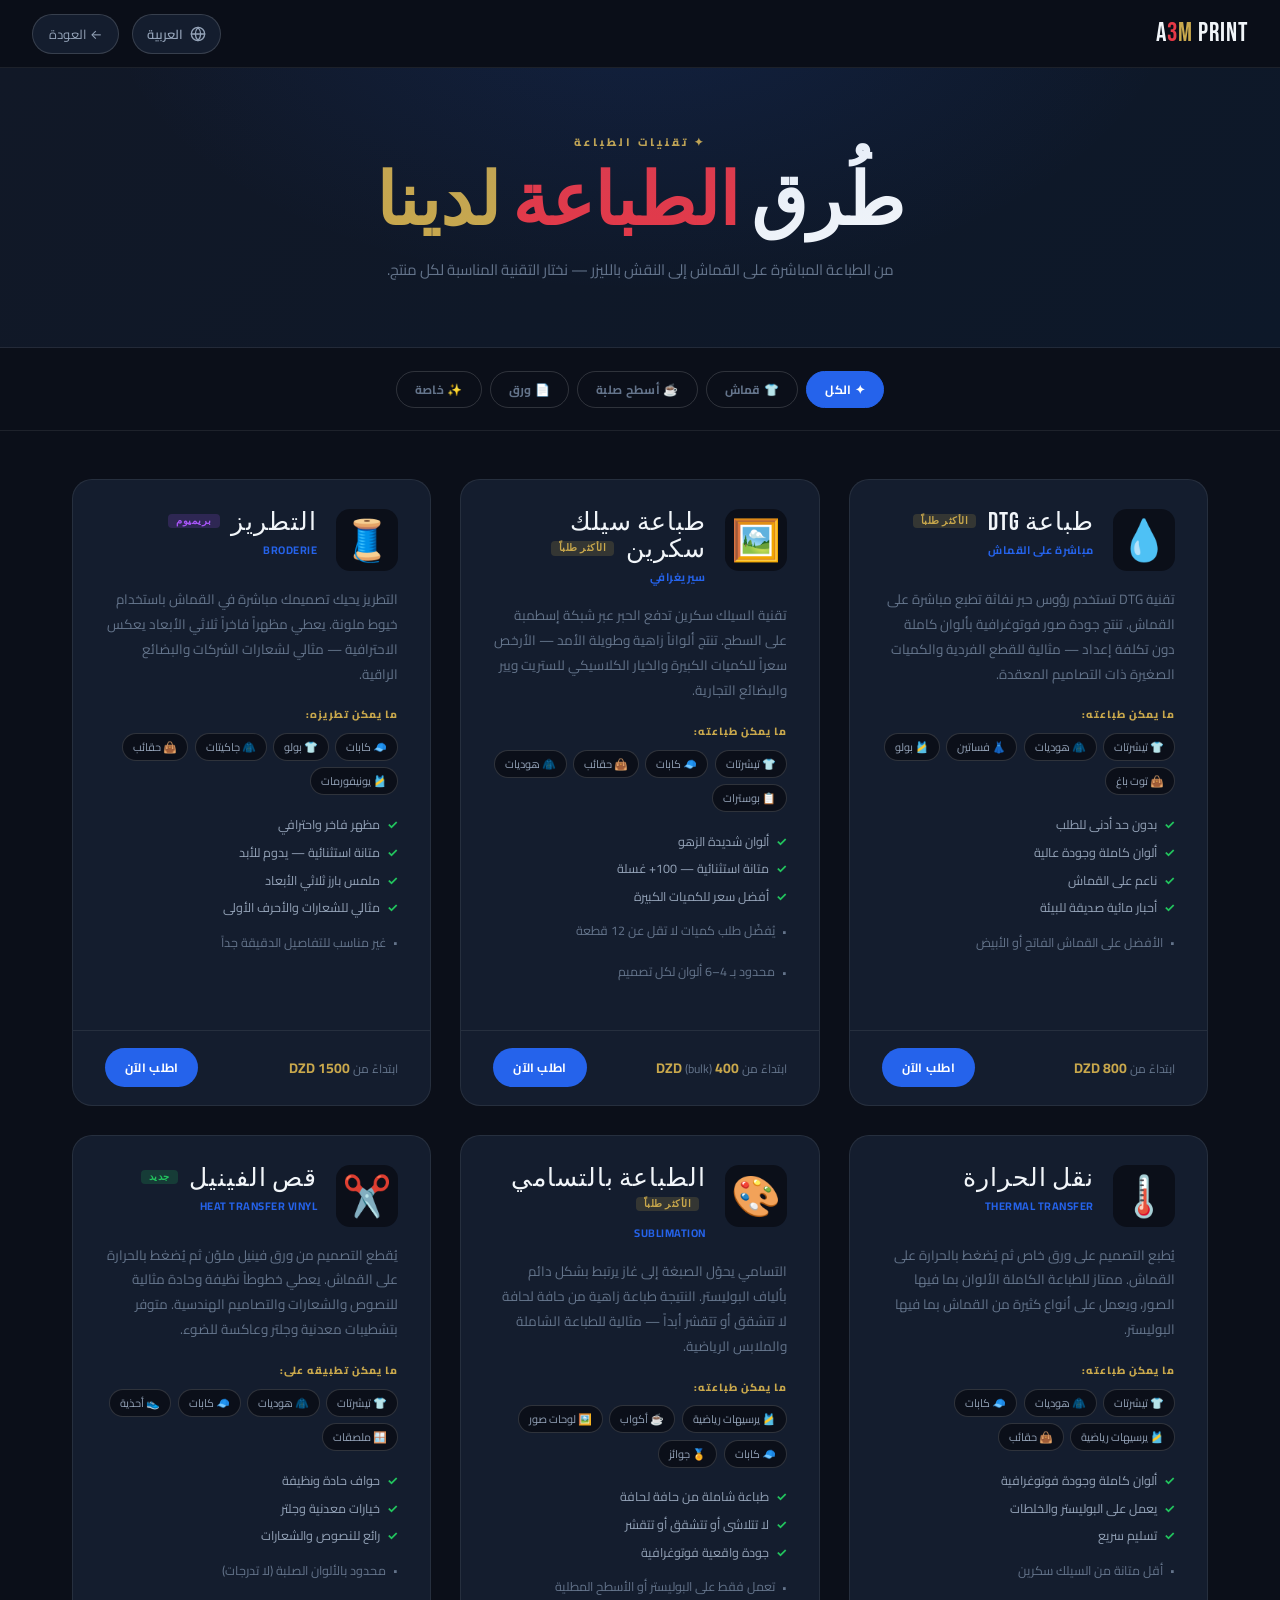
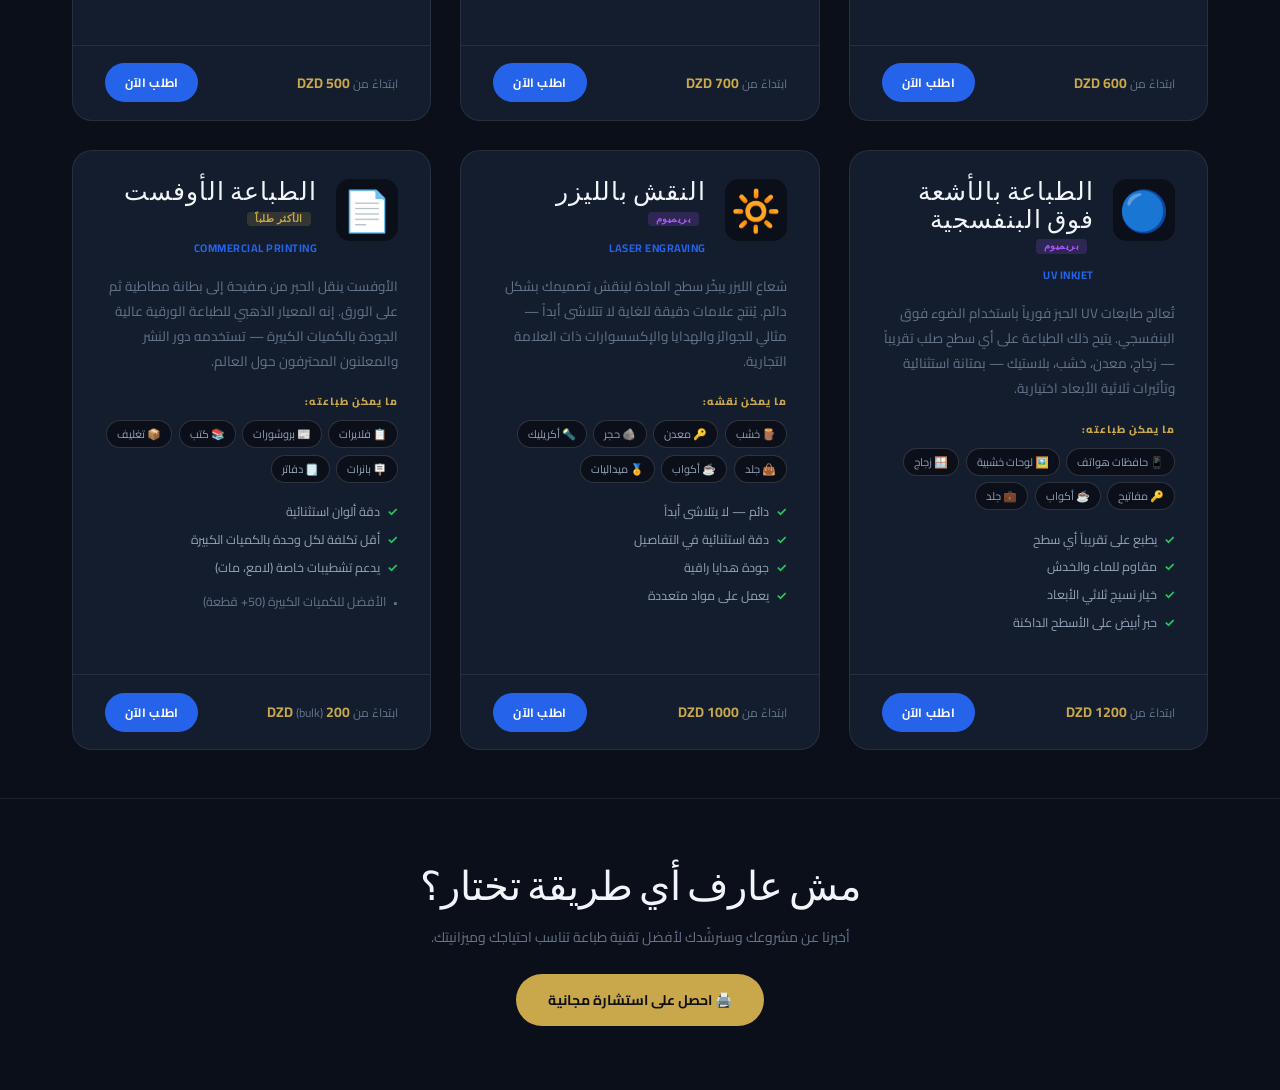
<file: a3m (11)/pages/print-types.html>
<!DOCTYPE html>
<html lang="ar" dir="rtl">
<head>
  <meta charset="UTF-8"/>
  <meta name="viewport" content="width=device-width, initial-scale=1.0"/>
  <title>أنواع الطباعة — A3M Print</title>
  <link rel="preconnect" href="https://fonts.googleapis.com"/>
  <link href="https://fonts.googleapis.com/css2?family=Bebas+Neue&family=Cairo:wght@400;600;700;900&family=Inter:wght@400;500;600;700&display=swap" rel="stylesheet"/>
  <style>
    :root {
      --bg:#0b0f19; --bg2:#111827; --card:#141d2e;
      --accent:#2563eb; --gold:#c9a84c; --red:#e63946;
      --txt:#f1f5f9; --txt2:#94a3b8; --txt3:#64748b;
      --border:rgba(255,255,255,.08); --border2:rgba(255,255,255,.15);
    }
    *{box-sizing:border-box;margin:0;padding:0;}
    body{font-family:'Cairo','Inter',sans-serif;background:var(--bg);color:var(--txt);min-height:100vh;}

    /* NAV */
    .nav{display:flex;align-items:center;justify-content:space-between;padding:.85rem 2rem;border-bottom:1px solid var(--border);background:rgba(11,15,25,.97);backdrop-filter:blur(14px);position:sticky;top:0;z-index:200;}
    .nav-logo{font-family:'Bebas Neue',sans-serif;font-size:1.6rem;color:var(--txt);text-decoration:none;letter-spacing:1px;}
    .nav-logo .r{color:var(--red);} .nav-logo .g{color:var(--gold);}
    .nav-right{display:flex;align-items:center;gap:.8rem;}
    .back-btn{background:var(--card);border:1px solid var(--border2);color:var(--txt2);padding:7px 16px;border-radius:30px;font-size:13px;cursor:pointer;font-family:inherit;transition:.2s;text-decoration:none;display:inline-flex;align-items:center;gap:.35rem;}
    .back-btn:hover{border-color:var(--accent);color:var(--txt);}

    /* Globe lang button */
    .lang-globe-wrap{position:relative;}
    .lang-globe-btn{
      display:flex;align-items:center;gap:.45rem;
      background:var(--card);border:1px solid var(--border2);
      color:var(--txt2);padding:7px 14px;border-radius:30px;
      font-size:13px;font-weight:600;cursor:pointer;font-family:inherit;
      transition:.2s;white-space:nowrap;
    }
    .lang-globe-btn:hover{border-color:var(--accent);color:var(--txt);}
    .lang-globe-btn svg{flex-shrink:0;}
    .lang-dropdown{
      position:absolute;top:calc(100% + 8px);left:50%;transform:translateX(-50%);
      background:var(--bg2);border:1px solid var(--border2);border-radius:14px;
      padding:.5rem;min-width:150px;box-shadow:0 16px 40px rgba(0,0,0,.5);
      display:none;z-index:300;
    }
    [dir="ltr"] .lang-dropdown{left:auto;right:0;transform:none;}
    .lang-dropdown.open{display:block;}
    .lang-opt{display:flex;align-items:center;gap:.6rem;padding:.6rem .9rem;border-radius:9px;cursor:pointer;font-size:13px;font-weight:600;transition:.15s;}
    .lang-opt:hover{background:rgba(255,255,255,.06);}
    .lang-opt.active{color:var(--gold);}
    .lang-opt .flag{font-size:1.1rem;}

    /* HERO */
    .page-hero{padding:4rem 2rem;text-align:center;background:linear-gradient(135deg,var(--bg2),#0d1829);border-bottom:1px solid var(--border);position:relative;overflow:hidden;}
    .page-hero::before{content:'';position:absolute;inset:0;background:radial-gradient(ellipse at 50% -30%,rgba(37,99,235,.13) 0%,transparent 60%);pointer-events:none;}
    .hero-label{font-size:11px;font-weight:800;letter-spacing:3px;color:var(--gold);text-transform:uppercase;margin-bottom:1rem;}
    .hero-title{font-family:'Bebas Neue',sans-serif;font-size:clamp(2.4rem,6vw,4.5rem);line-height:1;margin-bottom:1rem;}
    .hero-title .r{color:var(--red);} .hero-title .g{color:var(--gold);}
    .hero-sub{color:var(--txt3);font-size:15px;max-width:560px;margin:0 auto;line-height:1.8;}

    /* FILTER */
    .filter-bar{display:flex;gap:.5rem;flex-wrap:wrap;justify-content:center;padding:1.4rem 1rem;border-bottom:1px solid var(--border);position:sticky;top:65px;background:var(--bg);z-index:50;}
    .filter-btn{padding:6px 18px;border-radius:30px;border:1px solid var(--border2);background:transparent;color:var(--txt3);font-size:12px;font-weight:700;cursor:pointer;font-family:inherit;transition:.2s;letter-spacing:.3px;}
    .filter-btn.active,.filter-btn:hover{background:var(--accent);border-color:var(--accent);color:#fff;}

    /* GRID */
    .types-grid{display:grid;grid-template-columns:repeat(auto-fill,minmax(340px,1fr));gap:1.8rem;max-width:1200px;margin:3rem auto;padding:0 2rem;}

    /* CARD */
    .type-card{background:var(--card);border:1px solid var(--border);border-radius:20px;overflow:hidden;transition:transform .25s,border-color .25s,box-shadow .25s;display:flex;flex-direction:column;}
    .type-card:hover{transform:translateY(-6px);border-color:var(--accent);box-shadow:0 20px 50px rgba(0,0,0,.4);}
    .card-top{padding:1.8rem 2rem 1rem;display:flex;align-items:flex-start;gap:1.2rem;}
    .card-icon{font-size:2.5rem;flex-shrink:0;width:62px;height:62px;background:var(--bg);border-radius:14px;display:flex;align-items:center;justify-content:center;}
    .card-title{font-family:'Bebas Neue',sans-serif;font-size:1.55rem;letter-spacing:1px;color:var(--txt);margin-bottom:.25rem;line-height:1.1;}
    .card-subtitle{font-size:11px;font-weight:700;color:var(--accent);letter-spacing:.5px;text-transform:uppercase;}
    .card-body{padding:0 2rem 1.5rem;flex:1;}
    .card-desc{font-size:13.5px;color:var(--txt3);line-height:1.85;margin-bottom:1.1rem;}
    .card-items{margin-bottom:1.1rem;}
    .card-items-title{font-size:10.5px;font-weight:800;color:var(--gold);letter-spacing:1px;text-transform:uppercase;margin-bottom:.55rem;}
    .items-list{display:flex;flex-wrap:wrap;gap:.4rem;}
    .item-chip{background:var(--bg);border:1px solid var(--border2);border-radius:20px;padding:3px 10px;font-size:11px;color:var(--txt2);}
    .card-pros{display:flex;flex-direction:column;gap:.3rem;margin-bottom:1rem;}
    .pro{font-size:12.5px;color:var(--txt2);display:flex;align-items:center;gap:.45rem;}
    .pro::before{content:'✓';color:#22c55e;font-weight:700;flex-shrink:0;}
    .con{font-size:12.5px;color:var(--txt3);display:flex;align-items:center;gap:.45rem;}
    .con::before{content:'·';color:var(--txt3);font-weight:700;font-size:1.2rem;flex-shrink:0;}
    .card-footer{padding:1.1rem 2rem;border-top:1px solid var(--border);display:flex;align-items:center;justify-content:space-between;}
    .card-price{font-size:12px;color:var(--txt3);}
    .card-price span{color:var(--gold);font-weight:700;font-size:14px;}
    .order-btn{background:var(--accent);color:#fff;border:none;border-radius:20px;padding:8px 20px;font-size:12px;font-weight:700;cursor:pointer;font-family:inherit;transition:.2s;text-decoration:none;letter-spacing:.3px;}
    .order-btn:hover{background:#1d4ed8;transform:translateY(-1px);}
    .badge-tag{display:inline-block;padding:2px 8px;border-radius:4px;font-size:9.5px;font-weight:800;letter-spacing:.5px;margin-right:.4rem;vertical-align:middle;}
    [dir="ltr"] .badge-tag{margin-right:0;margin-left:.4rem;}
    .badge-popular{background:rgba(201,168,76,.18);color:var(--gold);}
    .badge-new{background:rgba(34,197,94,.18);color:#22c55e;}
    .badge-premium{background:rgba(168,85,247,.18);color:#a855f7;}

    /* CTA */
    .cta-section{text-align:center;padding:4rem 2rem;border-top:1px solid var(--border);margin-top:1rem;}
    .cta-title{font-family:'Bebas Neue',sans-serif;font-size:2.5rem;margin-bottom:.8rem;}
    .cta-sub{color:var(--txt3);margin-bottom:1.5rem;font-size:14px;line-height:1.8;}
    .btn-gold{background:var(--gold);color:#111;border:none;border-radius:30px;padding:13px 32px;font-size:14px;font-weight:700;cursor:pointer;font-family:inherit;transition:.2s;}
    .btn-gold:hover{transform:translateY(-2px);box-shadow:0 8px 24px rgba(201,168,76,.4);}

    @media(max-width:768px){
      .types-grid{grid-template-columns:1fr;padding:0 1rem;}
      .nav{padding:.85rem 1.1rem;}
    }
  </style>
</head>
<body>

<nav class="nav">
  <a class="nav-logo" href="../index.html">A<span class="r">3</span><span class="g">M</span> Print</a>
  <div class="nav-right">
    <!-- Globe language switcher -->
    <div class="lang-globe-wrap" id="langWrap">
      <button class="lang-globe-btn" id="langGlobeBtn" onclick="toggleLangDrop()">
        <svg width="16" height="16" viewBox="0 0 24 24" fill="none" stroke="currentColor" stroke-width="2" stroke-linecap="round" stroke-linejoin="round"><circle cx="12" cy="12" r="10"/><line x1="2" y1="12" x2="22" y2="12"/><path d="M12 2a15.3 15.3 0 0 1 4 10 15.3 15.3 0 0 1-4 10 15.3 15.3 0 0 1-4-10 15.3 15.3 0 0 1 4-10z"/></svg>
        <span id="langLabel">العربية</span>
      </button>
      <div class="lang-dropdown" id="langDrop">
        <div class="lang-opt active" data-lang="ar" onclick="setPageLang('ar')"><span class="flag">🇩🇿</span> العربية</div>
        <div class="lang-opt" data-lang="en" onclick="setPageLang('en')"><span class="flag">🇬🇧</span> English</div>
        <div class="lang-opt" data-lang="fr" onclick="setPageLang('fr')"><span class="flag">🇫🇷</span> Français</div>
      </div>
    </div>
    <a class="back-btn" id="backBtn" href="../index.html">← العودة</a>
  </div>
</nav>

<!-- Hero -->
<div class="page-hero">
  <div class="hero-label" id="heroLabel">✦ تقنيات الطباعة</div>
  <h1 class="hero-title" id="heroTitle">طُرق <span class="r">الطباعة</span> <span class="g">لدينا</span></h1>
  <p class="hero-sub" id="heroSub">من الطباعة المباشرة على القماش إلى النقش بالليزر — نختار التقنية المناسبة لكل منتج. اكتشف كل ما يمكنك طباعته وكيف نفعل ذلك.</p>
</div>

<!-- Filter -->
<div class="filter-bar" id="filterBar">
  <button class="filter-btn active" data-cat="all"    onclick="filterCards('all',this)"      id="fAll">✦ الكل</button>
  <button class="filter-btn"        data-cat="fabric"  onclick="filterCards('fabric',this)"    id="fFabric">👕 قماش</button>
  <button class="filter-btn"        data-cat="hard"    onclick="filterCards('hard',this)"      id="fHard">☕ أسطح صلبة</button>
  <button class="filter-btn"        data-cat="paper"   onclick="filterCards('paper',this)"     id="fPaper">📄 ورق</button>
  <button class="filter-btn"        data-cat="specialty" onclick="filterCards('specialty',this)" id="fSpecialty">✨ خاصة</button>
</div>

<!-- Cards Grid -->
<div class="types-grid" id="typesGrid"></div>

<!-- CTA -->
<div class="cta-section">
  <div class="cta-title" id="ctaTitle">مش عارف أي طريقة تختار؟</div>
  <p class="cta-sub" id="ctaSub">أخبرنا عن مشروعك وسنرشّدك لأفضل تقنية طباعة تناسب احتياجك وميزانيتك.</p>
  <button class="btn-gold" id="ctaBtn" onclick="window.location.href='../index.html'">🖨️ احصل على استشارة مجانية</button>
</div>

<script>
// ══════════════════════════════════════════
//  DATA — trilingual print cards
// ══════════════════════════════════════════
const CARDS = [
  {
    cat:'fabric', icon:'💧',
    badge:{type:'popular'},
    ar:{title:'طباعة DTG',sub:'مباشرة على القماش',
        desc:'تقنية DTG تستخدم رؤوس حبر نفاثة تطبع مباشرة على القماش. تنتج جودة صور فوتوغرافية بألوان كاملة دون تكلفة إعداد — مثالية للقطع الفردية والكميات الصغيرة ذات التصاميم المعقدة.',
        surfaces:'ما يمكن طباعته:',
        chips:['👕 تيشرتات','🧥 هوديات','👗 فساتين','🎽 بولو','👜 توت باغ'],
        pros:['بدون حد أدنى للطلب','ألوان كاملة وجودة عالية','ناعم على القماش','أحبار مائية صديقة للبيئة'],
        cons:['الأفضل على القماش الفاتح أو الأبيض'],
        price:'ابتداءً من'},
    en:{title:'DTG Printing',sub:'Direct to Garment',
        desc:'DTG uses inkjet technology to print directly onto fabric. It produces photo-quality, full-color prints with no setup cost — perfect for single items or small batches with complex designs.',
        surfaces:'What you can print on:',
        chips:['👕 T-Shirts','🧥 Hoodies','👗 Dresses','🎽 Polo Shirts','👜 Tote Bags'],
        pros:['No minimum order','Full color, photo-quality','Soft feel on fabric','Eco-friendly water-based inks'],
        cons:['Best on light or white fabric'],
        price:'From'},
    fr:{title:'Impression DTG',sub:'Direct sur Tissu',
        desc:'La DTG utilise des têtes d\'impression à jet d\'encre directement sur le tissu. Elle produit une qualité photo avec des couleurs complètes, sans frais de configuration — idéale pour les petites séries.',
        surfaces:'Ce que vous pouvez imprimer:',
        chips:['👕 T-Shirts','🧥 Hoodies','👗 Robes','🎽 Polos','👜 Tote Bags'],
        pros:['Pas de minimum de commande','Couleurs complètes, qualité photo','Toucher doux sur tissu','Encres écologiques à base d\'eau'],
        cons:['Meilleur sur tissu clair ou blanc'],
        price:'À partir de'},
    priceVal:'800 DZD', priceNote:''
  },
  {
    cat:'fabric', icon:'🖼️',
    badge:{type:'popular'},
    ar:{title:'طباعة سيلك سكرين',sub:'سيريغرافي',
        desc:'تقنية السيلك سكرين تدفع الحبر عبر شبكة إسطمبة على السطح. تنتج ألواناً زاهية وطويلة الأمد — الأرخص سعراً للكميات الكبيرة والخيار الكلاسيكي للستريت ويير والبضائع التجارية.',
        surfaces:'ما يمكن طباعته:',
        chips:['👕 تيشرتات','🧢 كابات','👜 حقائب','🧥 هوديات','📋 بوسترات'],
        pros:['ألوان شديدة الزهو','متانة استثنائية — 100+ غسلة','أفضل سعر للكميات الكبيرة'],
        cons:['يُفضّل طلب كميات لا تقل عن 12 قطعة','محدود بـ 4–6 ألوان لكل تصميم'],
        price:'ابتداءً من'},
    en:{title:'Screen Printing',sub:'Silkscreen / Sérigraphie',
        desc:'Screen printing pushes ink through a mesh stencil onto the surface. It produces vibrant, long-lasting results and is cost-effective for large quantities. Classic choice for streetwear and brand merchandise.',
        surfaces:'What you can print on:',
        chips:['👕 T-Shirts','🧢 Caps','👜 Bags','🧥 Hoodies','📋 Posters'],
        pros:['Extremely vibrant colors','Very durable — lasts 100+ washes','Best price for bulk orders'],
        cons:['Minimum quantity recommended (12+)','Limited to 4–6 colors per design'],
        price:'From'},
    fr:{title:'Sérigraphie',sub:'Screen Printing',
        desc:'La sérigraphie pousse l\'encre à travers un pochoir maillé. Elle produit des résultats vifs et durables, économique pour les grandes quantités. Choix classique pour le streetwear et le merchandising.',
        surfaces:'Ce que vous pouvez imprimer:',
        chips:['👕 T-Shirts','🧢 Casquettes','👜 Sacs','🧥 Hoodies','📋 Affiches'],
        pros:['Couleurs extrêmement vives','Très durable — 100+ lavages','Meilleur prix pour les grosses quantités'],
        cons:['Quantité minimum recommandée (12+)','Limité à 4–6 couleurs par design'],
        price:'À partir de'},
    priceVal:'400 DZD', priceNote:' (bulk)'
  },
  {
    cat:'fabric', icon:'🧵',
    badge:{type:'premium'},
    ar:{title:'التطريز',sub:'Broderie',
        desc:'التطريز يحيك تصميمك مباشرة في القماش باستخدام خيوط ملونة. يعطي مظهراً فاخراً ثلاثي الأبعاد يعكس الاحترافية — مثالي لشعارات الشركات والبضائع الراقية.',
        surfaces:'ما يمكن تطريزه:',
        chips:['🧢 كابات','👕 بولو','🧥 جاكيتات','👜 حقائب','🎽 يونيفورمات'],
        pros:['مظهر فاخر واحترافي','متانة استثنائية — يدوم للأبد','ملمس بارز ثلاثي الأبعاد','مثالي للشعارات والأحرف الأولى'],
        cons:['غير مناسب للتفاصيل الدقيقة جداً'],
        price:'ابتداءً من'},
    en:{title:'Embroidery',sub:'3D Thread Stitching',
        desc:'Embroidery stitches your design directly into the fabric using colored threads. It creates a premium, 3D textured look that communicates professionalism — ideal for company logos and luxury merchandise.',
        surfaces:'What you can embroider on:',
        chips:['🧢 Caps','👕 Polo Shirts','🧥 Jackets','👜 Bags','🎽 Uniforms'],
        pros:['Luxury, professional appearance','Extremely durable — lasts forever','3D raised texture','Perfect for logos & monograms'],
        cons:['Not suitable for very fine details'],
        price:'From'},
    fr:{title:'Broderie',sub:'Couture Fil 3D',
        desc:'La broderie coud votre design directement dans le tissu avec des fils colorés. Elle crée un aspect premium en relief 3D qui dégage le professionnalisme — idéale pour logos d\'entreprise et merchandising luxe.',
        surfaces:'Ce que vous pouvez broder:',
        chips:['🧢 Casquettes','👕 Polos','🧥 Vestes','👜 Sacs','🎽 Uniformes'],
        pros:['Aspect luxueux et professionnel','Extrêmement durable — dure toujours','Texture en relief 3D','Parfait pour logos et monogrammes'],
        cons:['Non adapté aux très fins détails'],
        price:'À partir de'},
    priceVal:'1500 DZD', priceNote:''
  },
  {
    cat:'fabric', icon:'🌡️',
    badge:null,
    ar:{title:'نقل الحرارة',sub:'Thermal Transfer',
        desc:'يُطبع التصميم على ورق خاص ثم يُضغط بالحرارة على القماش. ممتاز للطباعة الكاملة الألوان بما فيها الصور، ويعمل على أنواع كثيرة من القماش بما فيها البوليستر.',
        surfaces:'ما يمكن طباعته:',
        chips:['👕 تيشرتات','🧥 هوديات','🧢 كابات','🎽 يرسيهات رياضية','👜 حقائب'],
        pros:['ألوان كاملة وجودة فوتوغرافية','يعمل على البوليستر والخلطات','تسليم سريع'],
        cons:['أقل متانة من السيلك سكرين'],
        price:'ابتداءً من'},
    en:{title:'Thermal Transfer',sub:'Heat Transfer Printing',
        desc:'A design is printed on special transfer paper, then heat-pressed onto the fabric. Great for full-color prints including photos, and works on many fabric types including polyester.',
        surfaces:'What you can print on:',
        chips:['👕 T-Shirts','🧥 Hoodies','🧢 Caps','🎽 Sports Jerseys','👜 Bags'],
        pros:['Full color & photographic quality','Works on polyester & blends','Fast turnaround'],
        cons:['Less durable than screen print'],
        price:'From'},
    fr:{title:'Transfert Thermique',sub:'Heat Transfer',
        desc:'Un design est imprimé sur papier spécial puis pressé à chaud sur le tissu. Idéal pour les impressions pleine couleur incluant des photos, fonctionne sur polyester et mélanges.',
        surfaces:'Ce que vous pouvez imprimer:',
        chips:['👕 T-Shirts','🧥 Hoodies','🧢 Casquettes','🎽 Maillots Sport','👜 Sacs'],
        pros:['Pleine couleur et qualité photo','Fonctionne sur polyester et mélanges','Délai rapide'],
        cons:['Moins durable que la sérigraphie'],
        price:'À partir de'},
    priceVal:'600 DZD', priceNote:''
  },
  {
    cat:'fabric hard', icon:'🎨',
    badge:{type:'popular'},
    ar:{title:'الطباعة بالتسامي',sub:'Sublimation',
        desc:'التسامي يحوّل الصبغة إلى غاز يرتبط بشكل دائم بألياف البوليستر. النتيجة طباعة زاهية من حافة لحافة لا تتشقق أو تتقشر أبداً — مثالية للطباعة الشاملة والملابس الرياضية.',
        surfaces:'ما يمكن طباعته:',
        chips:['🎽 يرسيهات رياضية','☕ أكواب','🖼️ لوحات صور','🧢 كابات','🏅 جوائز'],
        pros:['طباعة شاملة من حافة لحافة','لا تتلاشى أو تتشقق أو تتقشر','جودة واقعية فوتوغرافية'],
        cons:['تعمل فقط على البوليستر أو الأسطح المطلية'],
        price:'ابتداءً من'},
    en:{title:'Dye Sublimation',sub:'Sublimation Transfer',
        desc:'Sublimation converts dye into gas that bonds permanently with polyester fibers. The result is a vibrant, edge-to-edge print that never cracks or peels — perfect for all-over prints and sportswear.',
        surfaces:'What you can print on:',
        chips:['🎽 Sports Jerseys','☕ Mugs','🖼️ Photo Panels','🧢 Caps','🏅 Awards'],
        pros:['Edge-to-edge (all-over) printing','Never fades, cracks or peels','Photo-realistic quality'],
        cons:['Only works on polyester or coated surfaces'],
        price:'From'},
    fr:{title:'Sublimation',sub:'Transfert par Sublimation',
        desc:'La sublimation convertit la teinture en gaz qui se lie définitivement aux fibres polyester. Résultat : impression bord à bord qui ne craque ni ne pèle jamais — parfait pour l\'impression totale et le sportswear.',
        surfaces:'Ce que vous pouvez imprimer:',
        chips:['🎽 Maillots Sport','☕ Tasses','🖼️ Panneaux Photo','🧢 Casquettes','🏅 Récompenses'],
        pros:['Impression bord à bord (totale)','Ne décolore, ne craque ni ne pèle jamais','Qualité photoréaliste'],
        cons:['Uniquement sur polyester ou surfaces enduites'],
        price:'À partir de'},
    priceVal:'700 DZD', priceNote:''
  },
  {
    cat:'specialty', icon:'✂️',
    badge:{type:'new'},
    ar:{title:'قص الفينيل',sub:'Heat Transfer Vinyl',
        desc:'يُقطع التصميم من ورق فينيل ملوّن ثم يُضغط بالحرارة على القماش. يعطي خطوطاً نظيفة وحادة مثالية للنصوص والشعارات والتصاميم الهندسية. متوفر بتشطيبات معدنية وجلتر وعاكسة للضوء.',
        surfaces:'ما يمكن تطبيقه على:',
        chips:['👕 تيشرتات','🧥 هوديات','🧢 كابات','👟 أحذية','🪟 ملصقات'],
        pros:['حواف حادة ونظيفة','خيارات معدنية وجلتر','رائع للنصوص والشعارات'],
        cons:['محدود بالألوان الصلبة (لا تدرجات)'],
        price:'ابتداءً من'},
    en:{title:'Vinyl Cutting',sub:'Heat Transfer Vinyl',
        desc:'Designs are cut from colored vinyl sheets and heat-pressed onto the fabric. Creates clean, crisp lines perfect for text, logos, and geometric designs. Available in metallic, glitter, and reflective finishes.',
        surfaces:'What you can apply on:',
        chips:['👕 T-Shirts','🧥 Hoodies','🧢 Caps','👟 Shoes','🪟 Stickers'],
        pros:['Sharp, clean edges','Metallic & glitter options','Great for text & logos'],
        cons:['Limited to solid colors (no gradients)'],
        price:'From'},
    fr:{title:'Découpe Vinyle',sub:'Vinyle Thermocollant',
        desc:'Les designs sont découpés dans des feuilles de vinyle coloré puis pressés à chaud. Crée des lignes nettes et précises — parfait pour textes, logos et formes géométriques. Disponible en finitions métalliques et paillettes.',
        surfaces:'Ce que vous pouvez appliquer:',
        chips:['👕 T-Shirts','🧥 Hoodies','🧢 Casquettes','👟 Chaussures','🪟 Stickers'],
        pros:['Bords nets et précis','Options métalliques et paillettes','Idéal pour textes et logos'],
        cons:['Limité aux couleurs unies (pas de dégradés)'],
        price:'À partir de'},
    priceVal:'500 DZD', priceNote:''
  },
  {
    cat:'hard specialty', icon:'🔵',
    badge:{type:'premium'},
    ar:{title:'الطباعة بالأشعة فوق البنفسجية',sub:'UV Inkjet',
        desc:'تُعالج طابعات UV الحبرَ فورياً باستخدام الضوء فوق البنفسجي. يتيح ذلك الطباعة على أي سطح صلب تقريباً — زجاج، معدن، خشب، بلاستيك — بمتانة استثنائية وتأثيرات ثلاثية الأبعاد اختيارية.',
        surfaces:'ما يمكن طباعته:',
        chips:['📱 حافظات هواتف','🖼️ لوحات خشبية','🪟 زجاج','🔑 مفاتيح','☕ أكواب','💼 جلد'],
        pros:['يطبع على تقريباً أي سطح','مقاوم للماء والخدش','خيار نسيج ثلاثي الأبعاد','حبر أبيض على الأسطح الداكنة'],
        cons:[],
        price:'ابتداءً من'},
    en:{title:'UV Printing',sub:'Ultraviolet Inkjet',
        desc:'UV printers cure ink instantly using ultraviolet light. This allows printing on virtually any rigid surface — glass, metal, wood, plastic — with incredible durability and optionally raised (3D) texture effects.',
        surfaces:'What you can print on:',
        chips:['📱 Phone Cases','🖼️ Wood Panels','🪟 Glass','🔑 Keychains','☕ Mugs','💼 Leather'],
        pros:['Prints on almost any surface','Waterproof & scratch resistant','Optional 3D raised texture','White ink on dark surfaces'],
        cons:[],
        price:'From'},
    fr:{title:'Impression UV',sub:'UV Ultraviolet Inkjet',
        desc:'Les imprimantes UV sèchent l\'encre instantanément avec de la lumière ultraviolette. Cela permet d\'imprimer sur presque toute surface rigide — verre, métal, bois, plastique — avec une durabilité incroyable.',
        surfaces:'Ce que vous pouvez imprimer:',
        chips:['📱 Coques Téléphone','🖼️ Panneaux Bois','🪟 Verre','🔑 Porte-clés','☕ Tasses','💼 Cuir'],
        pros:['Imprime sur presque toute surface','Imperméable et résistant aux rayures','Texture en relief 3D optionnelle','Encre blanche sur surfaces sombres'],
        cons:[],
        price:'À partir de'},
    priceVal:'1200 DZD', priceNote:''
  },
  {
    cat:'hard specialty', icon:'🔆',
    badge:{type:'premium'},
    ar:{title:'النقش بالليزر',sub:'Laser Engraving',
        desc:'شعاع الليزر يبخّر سطح المادة لينقش تصميمك بشكل دائم. يُنتج علامات دقيقة للغاية لا تتلاشى أبداً — مثالي للجوائز والهدايا والإكسسوارات ذات العلامة التجارية.',
        surfaces:'ما يمكن نقشه:',
        chips:['🪵 خشب','🔑 معدن','🪨 حجر','🔦 أكريليك','👜 جلد','☕ أكواب','🏅 ميداليات'],
        pros:['دائم — لا يتلاشى أبداً','دقة استثنائية في التفاصيل','جودة هدايا راقية','يعمل على مواد متعددة'],
        cons:[],
        price:'ابتداءً من'},
    en:{title:'Laser Engraving',sub:'Laser Cutting & Marking',
        desc:'A laser beam vaporizes the material surface to permanently engrave your design. Produces incredibly precise, permanent markings that never fade — ideal for awards, gifts, and branded accessories.',
        surfaces:'What you can engrave on:',
        chips:['🪵 Wood','🔑 Metal','🪨 Stone','🔦 Acrylic','👜 Leather','☕ Mugs','🏅 Medals'],
        pros:['Permanent — never fades','Incredibly precise detail','Premium gift quality','Works on many materials'],
        cons:[],
        price:'From'},
    fr:{title:'Gravure Laser',sub:'Découpe & Marquage Laser',
        desc:'Un faisceau laser vaporise la surface du matériau pour graver définitivement votre design. Produit des marquages permanents d\'une précision incroyable — idéal pour récompenses, cadeaux et accessoires de marque.',
        surfaces:'Ce que vous pouvez graver:',
        chips:['🪵 Bois','🔑 Métal','🪨 Pierre','🔦 Acrylique','👜 Cuir','☕ Tasses','🏅 Médailles'],
        pros:['Permanent — ne s\'efface jamais','Précision de détail incroyable','Qualité cadeau premium','Fonctionne sur de nombreux matériaux'],
        cons:[],
        price:'À partir de'},
    priceVal:'1000 DZD', priceNote:''
  },
  {
    cat:'paper', icon:'📄',
    badge:{type:'popular'},
    ar:{title:'الطباعة الأوفست',sub:'Commercial Printing',
        desc:'الأوفست ينقل الحبر من صفيحة إلى بطانة مطاطية ثم على الورق. إنه المعيار الذهبي للطباعة الورقية عالية الجودة بالكميات الكبيرة — تستخدمه دور النشر والمعلنون المحترفون حول العالم.',
        surfaces:'ما يمكن طباعته:',
        chips:['📋 فلايرات','📰 بروشورات','📚 كتب','📦 تغليف','🪧 بانرات','🗒️ دفاتر'],
        pros:['دقة ألوان استثنائية','أقل تكلفة لكل وحدة بالكميات الكبيرة','يدعم تشطيبات خاصة (لامع، مات)'],
        cons:['الأفضل للكميات الكبيرة (50+ قطعة)'],
        price:'ابتداءً من'},
    en:{title:'Offset Printing',sub:'Commercial Printing',
        desc:'Offset printing transfers ink from a plate to a rubber blanket then onto paper. It\'s the gold standard for high-volume, high-quality paper printing — used by professional publishers and advertisers worldwide.',
        surfaces:'What you can print on:',
        chips:['📋 Flyers','📰 Brochures','📚 Books','📦 Packaging','🪧 Banners','🗒️ Notebooks'],
        pros:['Exceptional color accuracy','Lowest cost per unit at scale','Supports special finishes (glossy, matte)'],
        cons:['Best for high quantities (50+ pcs)'],
        price:'From'},
    fr:{title:'Impression Offset',sub:'Impression Commerciale',
        desc:'L\'offset transfère l\'encre d\'une plaque à une blanchet caoutchouc puis sur papier. C\'est le standard d\'or pour l\'impression papier en grand volume — utilisé par les éditeurs et annonceurs professionnels.',
        surfaces:'Ce que vous pouvez imprimer:',
        chips:['📋 Flyers','📰 Brochures','📚 Livres','📦 Emballages','🪧 Banderoles','🗒️ Carnets'],
        pros:['Précision de couleur exceptionnelle','Coût unitaire le plus bas à grande échelle','Finitions spéciales (brillant, mat)'],
        cons:['Meilleur pour grandes quantités (50+ pcs)'],
        price:'À partir de'},
    priceVal:'200 DZD', priceNote:' (bulk)'
  },
];

// ══════════════════════════════════════════
//  I18N
// ══════════════════════════════════════════
const I18N = {
  ar:{
    back:'← العودة', heroLabel:'✦ تقنيات الطباعة',
    heroTitle:'طُرق <span class="r">الطباعة</span> <span class="g">لدينا</span>',
    heroSub:'من الطباعة المباشرة على القماش إلى النقش بالليزر — نختار التقنية المناسبة لكل منتج.',
    fAll:'✦ الكل', fFabric:'👕 قماش', fHard:'☕ أسطح صلبة', fPaper:'📄 ورق', fSpecialty:'✨ خاصة',
    ctaTitle:'مش عارف أي طريقة تختار؟',
    ctaSub:'أخبرنا عن مشروعك وسنرشّدك لأفضل تقنية طباعة تناسب احتياجك وميزانيتك.',
    ctaBtn:'🖨️ احصل على استشارة مجانية',
    orderBtn:'اطلب الآن', langLabel:'العربية',
    popular:'الأكثر طلباً', newTag:'جديد', premiumTag:'بريميوم',
  },
  en:{
    back:'← Back', heroLabel:'✦ Printing Technology',
    heroTitle:'Our <span class="r">Print</span> <span class="g">Methods</span>',
    heroSub:'From DTG to laser engraving — we use the right technology for every product, every time.',
    fAll:'✦ All', fFabric:'👕 Fabric', fHard:'☕ Hard Surfaces', fPaper:'📄 Paper', fSpecialty:'✨ Specialty',
    ctaTitle:"Not Sure Which Method?",
    ctaSub:"Tell us about your project and we'll recommend the best printing method for your needs and budget.",
    ctaBtn:'🖨️ Get a Free Consultation',
    orderBtn:'Order Now', langLabel:'English',
    popular:'POPULAR', newTag:'NEW', premiumTag:'PREMIUM',
  },
  fr:{
    back:'← Retour', heroLabel:'✦ Technologie d\'impression',
    heroTitle:'Nos <span class="r">Méthodes</span> <span class="g">d\'impression</span>',
    heroSub:'De la DTG à la gravure laser — nous utilisons la bonne technologie pour chaque produit.',
    fAll:'✦ Tout', fFabric:'👕 Tissu', fHard:'☕ Surfaces Dures', fPaper:'📄 Papier', fSpecialty:'✨ Spécial',
    ctaTitle:"Vous ne savez pas quelle méthode choisir?",
    ctaSub:"Parlez-nous de votre projet et nous recommanderons la meilleure méthode selon vos besoins.",
    ctaBtn:'🖨️ Obtenir une consultation gratuite',
    orderBtn:'Commander', langLabel:'Français',
    popular:'POPULAIRE', newTag:'NOUVEAU', premiumTag:'PREMIUM',
  },
};

// ══════════════════════════════════════════
//  RENDER
// ══════════════════════════════════════════
let currentLang = localStorage.getItem('a3m_lang') || 'ar';
let currentCat  = 'all';

function badgeHTML(badge, lang) {
  if (!badge) return '';
  const t = I18N[lang];
  const map = {popular:{cls:'badge-popular',txt:t.popular}, new:{cls:'badge-new',txt:t.newTag}, premium:{cls:'badge-premium',txt:t.premiumTag}};
  const b = map[badge.type];
  return b ? `<span class="badge-tag ${b.cls}">${b.txt}</span>` : '';
}

function renderGrid(lang) {
  const grid = document.getElementById('typesGrid');
  const t = I18N[lang];
  grid.innerHTML = CARDS.map(card => {
    const d = card[lang] || card.en;
    const cats = card.cat.split(' ');
    const hide = currentCat !== 'all' && !cats.includes(currentCat) ? 'style="display:none"' : '';
    const pros = d.pros.map(p => `<div class="pro">${p}</div>`).join('');
    const cons = d.cons.map(c => `<div class="con">${c}</div>`).join('');
    const chips = d.chips.map(c => `<span class="item-chip">${c}</span>`).join('');
    return `
      <div class="type-card" data-cat="${card.cat}" ${hide}>
        <div class="card-top">
          <div class="card-icon">${card.icon}</div>
          <div>
            <div class="card-title">${d.title} ${badgeHTML(card.badge, lang)}</div>
            <div class="card-subtitle">${d.sub}</div>
          </div>
        </div>
        <div class="card-body">
          <p class="card-desc">${d.desc}</p>
          <div class="card-items">
            <div class="card-items-title">${d.surfaces}</div>
            <div class="items-list">${chips}</div>
          </div>
          <div class="card-pros">${pros}${cons}</div>
        </div>
        <div class="card-footer">
          <div class="card-price">${d.price} <span>${card.priceVal}</span>${card.priceNote}</div>
          <a class="order-btn" href="../index.html">${t.orderBtn}</a>
        </div>
      </div>`;
  }).join('');
}

function applyLang(lang) {
  currentLang = lang;
  localStorage.setItem('a3m_lang', lang);
  const t = I18N[lang];
  document.documentElement.lang  = lang;
  document.documentElement.dir   = lang === 'ar' ? 'rtl' : 'ltr';
  document.getElementById('backBtn').textContent    = t.back;
  document.getElementById('heroLabel').textContent  = t.heroLabel;
  document.getElementById('heroTitle').innerHTML    = t.heroTitle;
  document.getElementById('heroSub').textContent    = t.heroSub;
  document.getElementById('fAll').textContent       = t.fAll;
  document.getElementById('fFabric').textContent    = t.fFabric;
  document.getElementById('fHard').textContent      = t.fHard;
  document.getElementById('fPaper').textContent     = t.fPaper;
  document.getElementById('fSpecialty').textContent = t.fSpecialty;
  document.getElementById('ctaTitle').textContent   = t.ctaTitle;
  document.getElementById('ctaSub').textContent     = t.ctaSub;
  document.getElementById('ctaBtn').textContent     = t.ctaBtn;
  document.getElementById('langLabel').textContent  = t.langLabel;
  // Update active lang option
  document.querySelectorAll('.lang-opt').forEach(o => o.classList.toggle('active', o.dataset.lang === lang));
  renderGrid(lang);
}

function filterCards(cat, btn) {
  currentCat = cat;
  document.querySelectorAll('.filter-btn').forEach(b => b.classList.remove('active'));
  btn.classList.add('active');
  document.querySelectorAll('.type-card').forEach(card => {
    if (cat === 'all') { card.style.display = ''; return; }
    const cats = (card.getAttribute('data-cat') || '').split(' ');
    card.style.display = cats.includes(cat) ? '' : 'none';
  });
}

function toggleLangDrop() {
  document.getElementById('langDrop').classList.toggle('open');
}
function setPageLang(lang) {
  document.getElementById('langDrop').classList.remove('open');
  applyLang(lang);
}

// Close dropdown on outside click
document.addEventListener('click', e => {
  const wrap = document.getElementById('langWrap');
  if (wrap && !wrap.contains(e.target)) document.getElementById('langDrop').classList.remove('open');
});

// Init
document.addEventListener('DOMContentLoaded', () => {
  const theme = localStorage.getItem('a3m_theme') || 'blue-dark';
  document.body.className = theme;
  applyLang(currentLang);
});
</script>
<script src="../js/a3m-settings.js"></script>
</body>
</html>
</file>
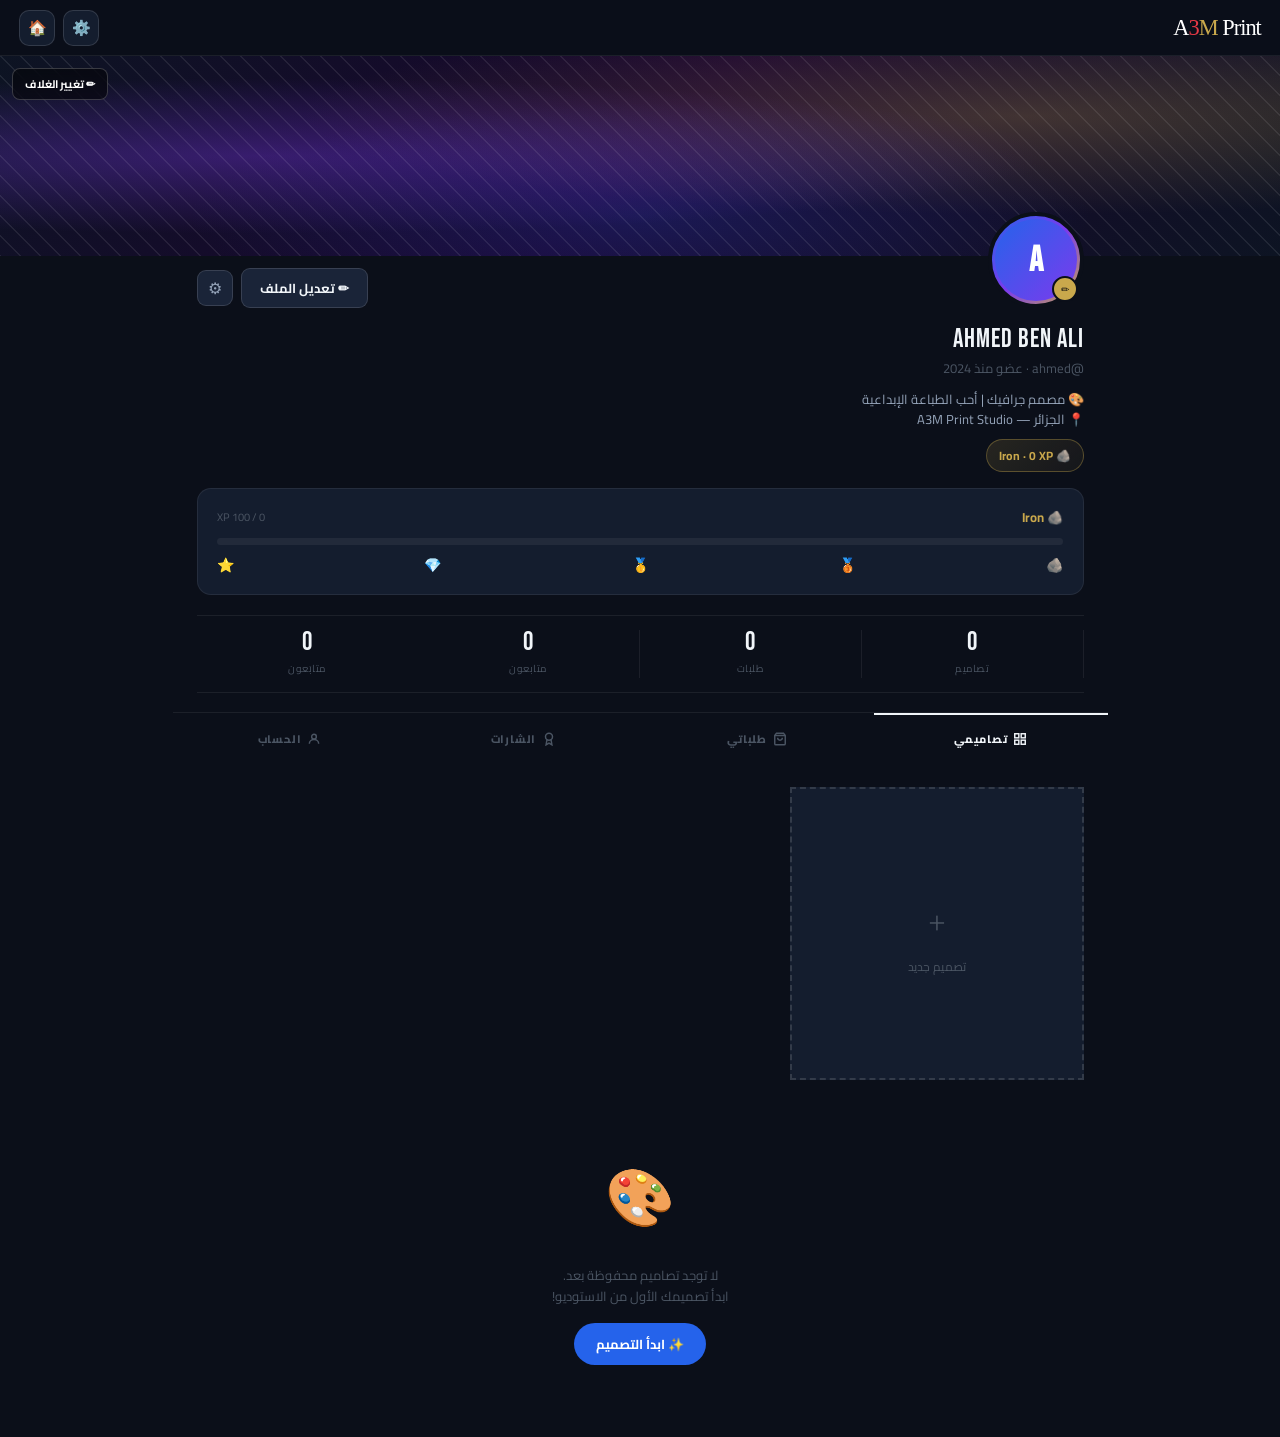
<file: a3m (11)/pages/profile.html>
<!DOCTYPE html>
<html lang="ar" dir="rtl">
<head>
  <meta charset="UTF-8"/>
  <meta name="viewport" content="width=device-width, initial-scale=1.0"/>
  <title>Profile — A3M Print</title>
  <link rel="preconnect" href="https://fonts.googleapis.com"/>
  <link href="https://fonts.googleapis.com/css2?family=Permanent+Marker&family=Cairo:wght@400;600;700;900&family=Inter:wght@400;500;600;700&family=Bebas+Neue&display=swap" rel="stylesheet"/>
  <style>
    :root {
      --bg:#0b0f19; --bg2:#111827; --card:#141d2e; --card2:#1a2438;
      --accent:#2563eb; --gold:#c9a84c; --red:#e63946; --purple:#7c3aed;
      --txt:#f1f5f9; --txt2:#94a3b8; --txt3:#4b5563;
      --border:rgba(255,255,255,.07); --border2:rgba(255,255,255,.13);
      --radius:16px; --shadow:0 8px 32px rgba(0,0,0,.4);
    }
    * { box-sizing:border-box; margin:0; padding:0; }
    html { scroll-behavior:smooth; }
    body { font-family:'Cairo','Inter',sans-serif; background:var(--bg); color:var(--txt); min-height:100vh; }

    /* ── TOPBAR ── */
    .topbar {
      position:sticky; top:0; z-index:200;
      height:56px; padding:0 1.2rem;
      display:flex; align-items:center; justify-content:space-between; gap:.8rem;
      background:rgba(11,15,25,.92);
      backdrop-filter:blur(20px) saturate(1.5);
      border-bottom:1px solid var(--border);
    }
    .topbar-logo { font-family:'Permanent Marker',cursive; font-size:1.4rem; color:#fff; text-decoration:none; letter-spacing:-1px; }
    .topbar-logo .r{color:var(--red)} .topbar-logo .g{color:var(--gold)}
    .topbar-actions { display:flex; align-items:center; gap:.5rem; }
    .icon-btn {
      width:36px; height:36px; border-radius:10px;
      background:var(--card); border:1px solid var(--border2);
      color:var(--txt2); cursor:pointer; font-size:15px;
      display:flex; align-items:center; justify-content:center;
      transition:.18s; text-decoration:none;
    }
    .icon-btn:hover { border-color:var(--accent); color:var(--txt); background:var(--card2); }
    .settings-icon-btn { background:var(--card); }

    /* ── COVER + AVATAR (Instagram-style) ── */
    .profile-cover {
      height:200px; position:relative;
      background:linear-gradient(135deg, #0d1423 0%, #1a0530 50%, #0d1423 100%);
      overflow:hidden;
    }
    .cover-art {
      position:absolute; inset:0;
      background:
        radial-gradient(ellipse at 20% 50%, rgba(124,58,237,.35) 0%, transparent 55%),
        radial-gradient(ellipse at 80% 30%, rgba(201,168,76,.25) 0%, transparent 50%),
        radial-gradient(ellipse at 50% 80%, rgba(37,99,235,.2) 0%, transparent 50%);
    }
    .cover-pattern {
      position:absolute; inset:0; opacity:.08;
      background-image: repeating-linear-gradient(45deg, #fff 0, #fff 1px, transparent 0, transparent 50%);
      background-size:20px 20px;
    }
    .cover-edit-btn {
      position:absolute; top:12px; left:12px;
      background:rgba(0,0,0,.5); border:1px solid rgba(255,255,255,.2);
      color:#fff; border-radius:8px; padding:5px 12px;
      font-size:11px; font-weight:700; cursor:pointer;
      font-family:inherit; transition:.18s; backdrop-filter:blur(8px);
    }
    .cover-edit-btn:hover { background:rgba(0,0,0,.7); border-color:var(--gold); }

    /* ── PROFILE HEADER ── */
    .profile-header {
      max-width:935px; margin:0 auto;
      padding:0 1.5rem;
    }
    .avatar-row {
      display:flex; align-items:flex-end; justify-content:space-between;
      margin-top:-44px; margin-bottom:1.2rem; flex-wrap:wrap; gap:.8rem;
    }
    .avatar-outer {
      width:96px; height:96px; border-radius:50%;
      border:4px solid var(--bg);
      background:linear-gradient(135deg, var(--accent), var(--purple), var(--gold));
      padding:3px; flex-shrink:0; cursor:pointer; position:relative;
    }
    .avatar-outer::after {
      content:'✏'; position:absolute; bottom:2px; right:2px;
      background:var(--gold); color:#111; font-size:10px;
      width:22px; height:22px; border-radius:50%; border:2px solid var(--bg);
      display:flex; align-items:center; justify-content:center;
    }
    .avatar-inner {
      width:100%; height:100%; border-radius:50%;
      background:linear-gradient(135deg, var(--accent), var(--purple));
      display:flex; align-items:center; justify-content:center;
      font-size:2.2rem; font-weight:900; font-family:'Bebas Neue',sans-serif;
      color:#fff; overflow:hidden;
    }
    .avatar-inner img { width:100%; height:100%; object-fit:cover; border-radius:50%; }
    .header-btns { display:flex; gap:.5rem; align-items:center; flex-wrap:wrap; }
    .btn-edit-profile {
      background:var(--card2); border:1px solid var(--border2);
      color:var(--txt); padding:7px 18px; border-radius:9px;
      font-size:13px; font-weight:700; cursor:pointer;
      font-family:inherit; transition:.18s;
    }
    .btn-edit-profile:hover { border-color:var(--accent); background:var(--card); }
    .btn-settings-profile {
      width:36px; height:36px; border-radius:9px;
      background:var(--card2); border:1px solid var(--border2);
      color:var(--txt2); cursor:pointer; font-size:16px;
      display:flex; align-items:center; justify-content:center;
      transition:.18s;
    }
    .btn-settings-profile:hover { border-color:var(--accent); color:var(--txt); background:var(--card); }

    /* ── USER INFO ── */
    .user-info { margin-bottom:1rem; }
    .user-name { font-family:'Bebas Neue',sans-serif; font-size:1.6rem; letter-spacing:1px; line-height:1; }
    .user-handle { font-size:13px; color:var(--txt3); margin-top:.2rem; }
    .user-bio {
      font-size:13px; color:var(--txt2); margin-top:.55rem; line-height:1.55;
      max-width:460px;
    }
    .user-meta { display:flex; gap:.9rem; flex-wrap:wrap; margin-top:.5rem; }
    .user-meta-item { display:flex; align-items:center; gap:.3rem; font-size:12px; color:var(--txt3); }

    /* ── RANK BADGE ── */
    .rank-badge {
      display:inline-flex; align-items:center; gap:.4rem;
      background:linear-gradient(135deg, rgba(201,168,76,.15), rgba(201,168,76,.05));
      border:1px solid rgba(201,168,76,.35); border-radius:20px;
      padding:4px 12px; font-size:12px; font-weight:700; color:var(--gold);
      margin-top:.6rem;
    }

    /* ── XP BAR ── */
    .xp-container {
      background:var(--card); border:1px solid var(--border);
      border-radius:14px; padding:1rem 1.2rem; margin-bottom:1.2rem;
    }
    .xp-top { display:flex; justify-content:space-between; align-items:center; margin-bottom:.6rem; }
    .xp-rank-lbl { font-size:13px; font-weight:700; color:var(--gold); }
    .xp-pts-lbl { font-size:11px; color:var(--txt3); }
    .xp-bar-bg { height:7px; background:rgba(255,255,255,.06); border-radius:10px; overflow:hidden; }
    .xp-bar-fill { height:100%; background:linear-gradient(90deg, var(--accent), var(--gold)); border-radius:10px; transition:width 1.2s cubic-bezier(.22,1,.36,1); }
    .xp-milestones { display:flex; justify-content:space-between; margin-top:.45rem; font-size:14px; }

    /* ── STATS ROW ── */
    .stats-row {
      display:flex; border-top:1px solid var(--border); border-bottom:1px solid var(--border);
      padding:.9rem 0; margin-bottom:1.2rem; gap:0;
    }
    .stat-item { flex:1; text-align:center; border-right:1px solid var(--border); cursor:pointer; }
    .stat-item:last-child { border-right:none; }
    [dir="ltr"] .stat-item { border-right:none; border-left:1px solid var(--border); }
    [dir="ltr"] .stat-item:last-child { border-left:none; }
    .stat-num { font-family:'Bebas Neue',sans-serif; font-size:1.6rem; color:var(--txt); line-height:1; }
    .stat-lbl { font-size:10px; color:var(--txt3); letter-spacing:.5px; text-transform:uppercase; margin-top:.2rem; }

    /* ── TABS ── */
    .profile-tabs {
      display:flex; border-top:1px solid var(--border);
      max-width:935px; margin:0 auto;
      position:sticky; top:56px; background:var(--bg); z-index:100;
    }
    .profile-tab {
      flex:1; padding:.85rem .5rem; text-align:center;
      font-size:11px; font-weight:800; letter-spacing:.8px; text-transform:uppercase;
      color:var(--txt3); cursor:pointer; border-top:2px solid transparent;
      transition:.18s; display:flex; align-items:center; justify-content:center; gap:.35rem;
    }
    .profile-tab:hover { color:var(--txt2); }
    .profile-tab.active { color:var(--txt); border-top-color:var(--txt); }
    [dir="rtl"] .profile-tab.active { color:var(--txt); border-top-color:var(--txt); }

    /* ── PANES ── */
    .pane { display:none; max-width:935px; margin:0 auto; padding:1.5rem; }
    .pane.active { display:block; }

    /* ── DESIGNS GRID (Instagram grid) ── */
    .designs-grid {
      display:grid;
      grid-template-columns:repeat(3, 1fr);
      gap:3px;
    }
    @media (max-width:600px) { .designs-grid { grid-template-columns:repeat(3,1fr); gap:2px; } }
    .design-card {
      aspect-ratio:1; background:var(--card);
      overflow:hidden; position:relative; cursor:pointer;
      transition:.2s;
    }
    .design-card:hover .design-overlay { opacity:1; }
    .design-overlay {
      position:absolute; inset:0;
      background:rgba(0,0,0,.55);
      display:flex; align-items:center; justify-content:center;
      gap:1.2rem; opacity:0; transition:.18s;
    }
    .design-overlay-stat { color:#fff; font-size:12px; font-weight:700; display:flex; align-items:center; gap:.3rem; }
    .design-card-new {
      aspect-ratio:1; background:var(--card);
      border:2px dashed var(--border2); cursor:pointer;
      display:flex; flex-direction:column; align-items:center; justify-content:center;
      gap:.4rem; color:var(--txt3); font-size:12px; transition:.18s;
    }
    .design-card-new:hover { border-color:var(--accent); color:var(--accent); }
    .design-card-new .plus { font-size:2rem; font-weight:300; }
    .design-thumb-canvas {
      width:100%; height:100%; object-fit:cover;
      background:linear-gradient(135deg, var(--card) 0%, var(--card2) 100%);
      display:flex; align-items:center; justify-content:center;
      font-size:3rem;
    }

    /* ── COMMUNITY PUBLISH MODAL ── */
    .publish-modal {
      display:none; position:fixed; inset:0; z-index:3000;
      background:rgba(0,0,0,.7); backdrop-filter:blur(8px);
      align-items:center; justify-content:center; padding:1rem;
    }
    .publish-modal.open { display:flex; animation:fadeIn .2s ease; }
    @keyframes fadeIn { from{opacity:0;transform:scale(.97)} to{opacity:1;transform:none} }
    .publish-box {
      width:min(94vw,480px);
      background:var(--bg2); border:1px solid var(--border2);
      border-radius:20px; overflow:hidden;
      box-shadow:0 24px 80px rgba(0,0,0,.6);
    }
    .publish-header {
      display:flex; align-items:center; justify-content:space-between;
      padding:1rem 1.3rem; border-bottom:1px solid var(--border);
    }
    .publish-title { font-size:15px; font-weight:800; }
    .publish-close { background:none; border:none; color:var(--txt3); font-size:18px; cursor:pointer; width:28px; height:28px; display:flex; align-items:center; justify-content:center; border-radius:6px; transition:.15s; }
    .publish-close:hover { color:var(--txt); background:var(--border); }
    .publish-body { padding:1.3rem; }
    .publish-preview {
      width:100%; aspect-ratio:1; background:var(--card);
      border-radius:14px; margin-bottom:1rem; overflow:hidden;
      display:flex; align-items:center; justify-content:center;
      font-size:5rem; border:1px solid var(--border);
    }
    .publish-preview canvas { width:100%!important; height:100%!important; }
    .publish-field { margin-bottom:.9rem; }
    .publish-field label { display:block; font-size:11px; font-weight:700; color:var(--gold); letter-spacing:1px; text-transform:uppercase; margin-bottom:.4rem; }
    .publish-input {
      width:100%; background:var(--card); border:1px solid var(--border2);
      border-radius:10px; padding:.65rem 1rem; color:var(--txt);
      font-size:13px; font-family:inherit; outline:none; transition:.18s;
    }
    .publish-input:focus { border-color:var(--accent); }
    .publish-tags { display:flex; flex-wrap:wrap; gap:.4rem; margin-top:.5rem; }
    .publish-tag {
      background:rgba(37,99,235,.12); border:1px solid rgba(37,99,235,.3);
      color:var(--accent); border-radius:20px; padding:3px 10px;
      font-size:11px; font-weight:700; cursor:pointer; transition:.15s;
    }
    .publish-tag:hover { background:rgba(37,99,235,.25); }
    .publish-tag.selected { background:var(--accent); color:#fff; border-color:var(--accent); }
    .publish-footer { display:flex; gap:.6rem; padding:1rem 1.3rem; border-top:1px solid var(--border); }
    .btn-publish {
      flex:1; background:linear-gradient(135deg, var(--accent), var(--purple));
      color:#fff; border:none; border-radius:10px; padding:.75rem;
      font-size:14px; font-weight:800; cursor:pointer; font-family:inherit; transition:.18s;
    }
    .btn-publish:hover { filter:brightness(1.1); transform:translateY(-1px); }
    .btn-cancel-publish {
      background:var(--card); border:1px solid var(--border2); color:var(--txt2);
      border-radius:10px; padding:.75rem 1.2rem; font-size:13px; font-weight:700;
      cursor:pointer; font-family:inherit; transition:.18s;
    }
    .btn-cancel-publish:hover { border-color:var(--txt3); color:var(--txt); }

    /* ── SETTINGS PANEL (slide-in) ── */
    .settings-panel {
      position:fixed; top:0; left:-100%; width:min(100vw,420px); height:100vh;
      background:var(--bg2); border-right:1px solid var(--border2);
      z-index:2000; transition:left .3s cubic-bezier(.22,1,.36,1);
      display:flex; flex-direction:column; overflow:hidden;
      box-shadow:8px 0 40px rgba(0,0,0,.5);
    }
    [dir="rtl"] .settings-panel {
      left:auto; right:-100%; border-right:none; border-left:1px solid var(--border2);
      box-shadow:-8px 0 40px rgba(0,0,0,.5);
      transition:right .3s cubic-bezier(.22,1,.36,1);
    }
    .settings-panel.open { left:0; }
    [dir="rtl"] .settings-panel.open { right:0; left:auto; }
    .settings-overlay {
      display:none; position:fixed; inset:0; background:rgba(0,0,0,.5);
      z-index:1999; backdrop-filter:blur(3px);
    }
    .settings-overlay.open { display:block; }
    .settings-header {
      display:flex; align-items:center; justify-content:space-between;
      padding:1rem 1.3rem; border-bottom:1px solid var(--border); flex-shrink:0;
    }
    .settings-header-title { font-size:16px; font-weight:800; display:flex; align-items:center; gap:.5rem; }
    .settings-close { background:none; border:none; color:var(--txt3); font-size:20px; cursor:pointer; line-height:1; transition:.15s; }
    .settings-close:hover { color:var(--red); }
    .settings-scroll { flex:1; overflow-y:auto; padding:1.2rem; }
    .settings-scroll::-webkit-scrollbar { width:4px; }
    .settings-scroll::-webkit-scrollbar-thumb { background:var(--border2); border-radius:4px; }

    .settings-section { margin-bottom:1.8rem; }
    .settings-section-title {
      font-size:10px; font-weight:800; color:var(--gold);
      letter-spacing:1.5px; text-transform:uppercase;
      margin-bottom:.8rem; padding-bottom:.5rem;
      border-bottom:1px solid var(--border);
    }
    .setting-row {
      display:flex; align-items:center; justify-content:space-between;
      padding:.85rem 1rem; background:var(--card); border:1px solid var(--border);
      border-radius:12px; margin-bottom:.5rem; gap:.8rem; transition:.15s;
    }
    .setting-row:hover { border-color:var(--border2); background:var(--card2); }
    .setting-info { min-width:0; }
    .setting-lbl { font-size:13px; font-weight:700; color:var(--txt); }
    .setting-sub { font-size:11px; color:var(--txt3); margin-top:.15rem; }
    .setting-value { font-size:12px; font-weight:700; color:var(--accent); white-space:nowrap; }

    /* Toggle */
    .toggle-wrap { position:relative; width:44px; height:24px; flex-shrink:0; }
    .toggle-input { position:absolute; opacity:0; width:0; height:0; }
    .toggle-track {
      position:absolute; inset:0; border-radius:12px;
      background:var(--border2); cursor:pointer; transition:.2s;
    }
    .toggle-input:checked + .toggle-track { background:var(--accent); }
    .toggle-track::after {
      content:''; position:absolute; top:3px; left:3px;
      width:18px; height:18px; border-radius:50%;
      background:#fff; transition:.2s;
    }
    .toggle-input:checked + .toggle-track::after { left:23px; }

    /* Segmented control */
    .seg-ctrl { display:flex; background:var(--card); border-radius:10px; padding:3px; gap:2px; }
    .seg-btn {
      flex:1; padding:5px 8px; border-radius:7px; border:none;
      background:transparent; color:var(--txt3); font-size:11px; font-weight:700;
      cursor:pointer; transition:.15s; font-family:inherit; white-space:nowrap;
    }
    .seg-btn.active { background:var(--bg2); color:var(--txt); box-shadow:0 1px 4px rgba(0,0,0,.3); }
    .seg-btn:hover:not(.active) { color:var(--txt2); }

    /* Color theme selector */
    .theme-colors { display:flex; gap:.5rem; flex-wrap:wrap; }
    .theme-color-dot {
      width:30px; height:30px; border-radius:50%; cursor:pointer;
      transition:.18s; border:3px solid transparent; position:relative;
    }
    .theme-color-dot:hover { transform:scale(1.15); }
    .theme-color-dot.active { border-color:#fff; }
    .theme-color-dot.active::after { content:'✓'; position:absolute; inset:0; display:flex; align-items:center; justify-content:center; color:#fff; font-size:12px; font-weight:900; }

    /* Language options */
    .lang-options { display:flex; flex-direction:column; gap:.4rem; }
    .lang-opt {
      display:flex; align-items:center; gap:.8rem; padding:.7rem 1rem;
      background:var(--card); border:1px solid var(--border); border-radius:10px;
      cursor:pointer; transition:.15s;
    }
    .lang-opt:hover { border-color:var(--border2); background:var(--card2); }
    .lang-opt.active { border-color:var(--accent); background:rgba(37,99,235,.08); }
    .lang-opt .flag { font-size:1.3rem; }
    .lang-opt .lname { font-size:13px; font-weight:700; flex:1; }
    .lang-opt .check { color:var(--accent); font-size:14px; font-weight:900; opacity:0; }
    .lang-opt.active .check { opacity:1; }

    /* Currency options */
    .currency-grid { display:grid; grid-template-columns:1fr 1fr; gap:.4rem; }
    .currency-opt {
      padding:.65rem 1rem; background:var(--card); border:1px solid var(--border);
      border-radius:10px; cursor:pointer; transition:.15s; text-align:center;
    }
    .currency-opt:hover { border-color:var(--border2); background:var(--card2); }
    .currency-opt.active { border-color:var(--gold); background:rgba(201,168,76,.08); }
    .currency-opt .c-symbol { font-size:1.2rem; font-weight:900; color:var(--gold); }
    .currency-opt .c-name { font-size:11px; color:var(--txt3); margin-top:.15rem; }

    /* ── SAVE BUTTON ── */
    .settings-footer { padding:1rem 1.3rem; border-top:1px solid var(--border); flex-shrink:0; }
    .btn-save-settings {
      width:100%; background:linear-gradient(135deg, var(--accent) 0%, var(--purple) 100%);
      color:#fff; border:none; border-radius:12px; padding:12px;
      font-size:14px; font-weight:800; cursor:pointer; font-family:inherit;
      transition:.18s; display:flex; align-items:center; justify-content:center; gap:.5rem;
    }
    .btn-save-settings:hover { filter:brightness(1.1); transform:translateY(-1px); }
    .btn-save-settings.saved { background:linear-gradient(135deg,#22c55e,#16a34a); }
    .logout-row { margin-top:.6rem; }
    .btn-logout {
      width:100%; background:rgba(230,57,70,.08); border:1px solid rgba(230,57,70,.25);
      color:var(--red); border-radius:12px; padding:11px;
      font-size:13px; font-weight:700; cursor:pointer; font-family:inherit;
      transition:.18s; display:flex; align-items:center; justify-content:center; gap:.4rem;
    }
    .btn-logout:hover { background:var(--red); color:#fff; border-color:var(--red); }

    /* ── BADGES ── */
    .badges-grid { display:grid; grid-template-columns:repeat(auto-fill,minmax(120px,1fr)); gap:.8rem; }
    .badge {
      background:var(--card); border:1px solid var(--border);
      border-radius:14px; padding:1.2rem .8rem; text-align:center;
      transition:.18s; cursor:default;
    }
    .badge.earned { border-color:var(--gold); box-shadow:0 0 20px rgba(201,168,76,.12); }
    .badge-icon { font-size:2.2rem; display:block; margin-bottom:.5rem; }
    .badge-name { font-size:11px; font-weight:700; color:var(--txt2); }
    .badge.earned .badge-name { color:var(--gold); }
    .badge-locked { opacity:.28; filter:grayscale(.5); }

    /* ── ORDERS ── */
    .orders-list { display:flex; flex-direction:column; gap:.7rem; }
    .order-card {
      background:var(--card); border:1px solid var(--border); border-radius:14px;
      padding:1rem 1.2rem; display:flex; align-items:center; justify-content:space-between;
      gap:1rem; flex-wrap:wrap; transition:.15s;
    }
    .order-card:hover { border-color:var(--border2); }
    .order-id { font-family:'Bebas Neue',sans-serif; font-size:1.1rem; color:var(--gold); }
    .order-date { font-size:11px; color:var(--txt3); margin-top:.15rem; }
    .order-status { padding:3px 12px; border-radius:20px; font-size:11px; font-weight:700; }
    .status-pending { background:rgba(201,168,76,.12); color:var(--gold); }
    .status-done { background:rgba(34,197,94,.12); color:#22c55e; }

    /* Empty state */
    .empty-state { text-align:center; padding:3rem 1rem; color:var(--txt3); }
    .empty-icon { font-size:3.5rem; margin-bottom:1rem; }
    .empty-txt { font-size:13px; margin-bottom:1rem; line-height:1.6; }
    .btn-primary {
      display:inline-flex; align-items:center; gap:.4rem;
      background:var(--accent); color:#fff; border:none;
      border-radius:24px; padding:9px 22px;
      font-size:13px; font-weight:700; cursor:pointer;
      font-family:inherit; text-decoration:none; transition:.18s;
    }
    .btn-primary:hover { background:#1d4ed8; transform:translateY(-1px); }

    /* Responsive */
    @media (max-width:600px) {
      .profile-cover { height:140px; }
      .avatar-outer { width:78px; height:78px; }
      .profile-tab .tab-lbl { display:none; }
      .pane { padding:1rem .8rem; }
    }

    /* Toast */
    .toast {
      position:fixed; bottom:1.5rem; left:50%; transform:translateX(-50%) translateY(20px);
      background:#1e2a3a; border:1px solid var(--border2); color:var(--txt);
      padding:.7rem 1.4rem; border-radius:30px; font-size:13px; font-weight:600;
      opacity:0; transition:.3s; z-index:9999; white-space:nowrap;
      box-shadow:0 8px 24px rgba(0,0,0,.4);
    }
    .toast.show { opacity:1; transform:translateX(-50%) translateY(0); }
    .toast.success { border-color:rgba(34,197,94,.4); background:rgba(34,197,94,.12); color:#22c55e; }
  </style>
</head>
<body>

<!-- ── TOPBAR ── -->
<nav class="topbar">
  <a class="topbar-logo" href="../index.html">A<span class="r">3</span><span class="g">M</span> Print</a>
  <div class="topbar-actions">
    <button class="icon-btn" onclick="openSettings()" title="الإعدادات">⚙️</button>
    <a class="icon-btn" href="../index.html" title="العودة للمتجر">🏠</a>
  </div>
</nav>

<!-- ── COVER ── -->
<div class="profile-cover">
  <div class="cover-art"></div>
  <div class="cover-pattern"></div>
  <button class="cover-edit-btn" onclick="toast('تغيير غلاف الصفحة قريباً ✨')">✏ تغيير الغلاف</button>
</div>

<!-- ── PROFILE HEADER ── -->
<div class="profile-header">
  <div class="avatar-row">
    <div class="avatar-outer" onclick="changeAvatar()" title="تغيير الصورة">
      <div class="avatar-inner" id="avatarInner">
        <span id="avatarLetter">A</span>
      </div>
    </div>
    <div class="header-btns">
      <button class="btn-edit-profile" onclick="toast('تعديل الملف الشخصي قريباً ✨')" id="btnEditProfile">✏ تعديل الملف</button>
      <button class="btn-settings-profile" onclick="openSettings()" title="الإعدادات">⚙</button>
    </div>
  </div>

  <div class="user-info">
    <div class="user-name" id="profileName">Ahmed Ben Ali</div>
    <div class="user-handle" id="profileHandle">@ahmed · عضو منذ 2024</div>
    <div class="user-bio" id="profileBio">🎨 مصمم جرافيك | أحب الطباعة الإبداعية<br>📍 الجزائر — A3M Print Studio</div>
    <div class="rank-badge" id="rankBadge">🪨 Iron · 0 XP</div>
  </div>

  <!-- XP Bar -->
  <div class="xp-container">
    <div class="xp-top">
      <span class="xp-rank-lbl" id="xpRankBadge">🪨 Iron</span>
      <span class="xp-pts-lbl" id="xpPts">0 / 100 XP</span>
    </div>
    <div class="xp-bar-bg">
      <div class="xp-bar-fill" id="xpBarFill" style="width:0%"></div>
    </div>
    <div class="xp-milestones">
      <span title="Iron">🪨</span><span title="Bronze">🥉</span><span title="Gold">🥇</span><span title="Diamond">💎</span><span title="Premium">⭐</span>
    </div>
  </div>

  <!-- Stats -->
  <div class="stats-row">
    <div class="stat-item" onclick="switchTab('designs')">
      <div class="stat-num" id="statDesigns">0</div>
      <div class="stat-lbl" id="lbl-designs">تصاميم</div>
    </div>
    <div class="stat-item" onclick="switchTab('orders')">
      <div class="stat-num" id="statOrders">0</div>
      <div class="stat-lbl" id="lbl-orders">طلبات</div>
    </div>
    <div class="stat-item">
      <div class="stat-num" id="statFollowers">0</div>
      <div class="stat-lbl" id="lbl-followers">متابعون</div>
    </div>
    <div class="stat-item">
      <div class="stat-num" id="statFollowing">0</div>
      <div class="stat-lbl" id="lbl-following">متابَعون</div>
    </div>
  </div>
</div>

<!-- ── TABS ── -->
<div class="profile-tabs">
  <div class="profile-tab active" onclick="switchTab('designs')" data-tab="designs">
    <svg width="14" height="14" viewBox="0 0 24 24" fill="none" stroke="currentColor" stroke-width="2.5"><rect x="3" y="3" width="7" height="7"/><rect x="14" y="3" width="7" height="7"/><rect x="3" y="14" width="7" height="7"/><rect x="14" y="14" width="7" height="7"/></svg>
    <span class="tab-lbl" id="tabLbl0">تصاميمي</span>
  </div>
  <div class="profile-tab" onclick="switchTab('orders')" data-tab="orders">
    <svg width="14" height="14" viewBox="0 0 24 24" fill="none" stroke="currentColor" stroke-width="2.5"><path d="M6 2L3 6v14a2 2 0 002 2h14a2 2 0 002-2V6l-3-4z"/><line x1="3" y1="6" x2="21" y2="6"/><path d="M16 10a4 4 0 01-8 0"/></svg>
    <span class="tab-lbl" id="tabLbl1">طلباتي</span>
  </div>
  <div class="profile-tab" onclick="switchTab('badges')" data-tab="badges">
    <svg width="14" height="14" viewBox="0 0 24 24" fill="none" stroke="currentColor" stroke-width="2.5"><circle cx="12" cy="8" r="6"/><path d="M15.477 12.89L17 22l-5-3-5 3 1.523-9.11"/></svg>
    <span class="tab-lbl" id="tabLbl2">الشارات</span>
  </div>
  <div class="profile-tab" onclick="switchTab('account')" data-tab="account">
    <svg width="14" height="14" viewBox="0 0 24 24" fill="none" stroke="currentColor" stroke-width="2.5"><circle cx="12" cy="8" r="4"/><path d="M4 20c0-4 3.6-7 8-7s8 3 8 7"/></svg>
    <span class="tab-lbl" id="tabLbl3">الحساب</span>
  </div>
</div>

<!-- ══════════════════════
     PANES
══════════════════════ -->

<!-- Designs -->
<div class="pane active" id="pane-designs">
  <div class="designs-grid" id="designsGrid">
    <div class="design-card-new" onclick="window.location.href='../index.html'">
      <div class="plus">+</div>
      <span id="newDesignLbl">تصميم جديد</span>
    </div>
  </div>
  <div class="empty-state" id="designsEmpty" style="margin-top:1rem">
    <div class="empty-icon">🎨</div>
    <p class="empty-txt" id="noDesignsTxt">لا توجد تصاميم محفوظة بعد.<br>ابدأ تصميمك الأول من الاستوديو!</p>
    <a class="btn-primary" href="../index.html" id="startDesignBtn">✨ ابدأ التصميم</a>
  </div>
</div>

<!-- Orders -->
<div class="pane" id="pane-orders">
  <div class="orders-list" id="ordersList"></div>
  <div class="empty-state" id="ordersEmpty">
    <div class="empty-icon">📦</div>
    <p class="empty-txt" id="noOrdersTxt">لا توجد طلبات بعد.<br>اطلب منتجك المخصص الآن!</p>
    <a class="btn-primary" href="../index.html" id="shopNowBtn">🛍 تسوق الآن</a>
  </div>
</div>

<!-- Badges -->
<div class="pane" id="pane-badges">
  <div class="badges-grid">
    <div class="badge earned"><span class="badge-icon">🆕</span><div class="badge-name" id="badge0">عضو جديد</div></div>
    <div class="badge badge-locked"><span class="badge-icon">🛒</span><div class="badge-name" id="badge1">أول طلب</div></div>
    <div class="badge badge-locked"><span class="badge-icon">🎨</span><div class="badge-name" id="badge2">مصمم</div></div>
    <div class="badge badge-locked"><span class="badge-icon">🔥</span><div class="badge-name" id="badge3">10 طلبات</div></div>
    <div class="badge badge-locked"><span class="badge-icon">💎</span><div class="badge-name" id="badge4">Diamond</div></div>
    <div class="badge badge-locked"><span class="badge-icon">⭐</span><div class="badge-name" id="badge5">Premium</div></div>
    <div class="badge badge-locked"><span class="badge-icon">👥</span><div class="badge-name" id="badge6">100 متابع</div></div>
    <div class="badge badge-locked"><span class="badge-icon">🏆</span><div class="badge-name" id="badge7">بطل A3M</div></div>
  </div>
</div>

<!-- Account -->
<div class="pane" id="pane-account">
  <div class="settings-section">
    <div class="settings-section-title" id="accSectionTitle">معلومات الحساب</div>
    <div class="setting-row">
      <div class="setting-info">
        <div class="setting-lbl" id="accNameLbl">الاسم الكامل</div>
        <div class="setting-sub" id="accNameVal">Ahmed Ben Ali</div>
      </div>
      <button class="btn-primary" style="font-size:11px;padding:5px 14px" onclick="toast('قريباً ✨')" id="editBtn">تعديل</button>
    </div>
    <div class="setting-row">
      <div class="setting-info">
        <div class="setting-lbl" id="accEmailLbl">البريد الإلكتروني</div>
        <div class="setting-sub" id="accEmailVal">ahmed@example.com</div>
      </div>
      <button class="btn-primary" style="font-size:11px;padding:5px 14px" onclick="toast('قريباً ✨')" id="editBtn2">تعديل</button>
    </div>
    <div class="setting-row">
      <div class="setting-info">
        <div class="setting-lbl" id="accPassLbl">كلمة المرور</div>
        <div class="setting-sub" id="accPassSub">لم تتغير</div>
      </div>
      <button class="btn-primary" style="font-size:11px;padding:5px 14px" onclick="toast('قريباً ✨')" id="changeBtn">تغيير</button>
    </div>
  </div>
  <div class="settings-section">
    <div class="settings-section-title" id="prefSectionTitle">التفضيلات</div>
    <div class="setting-row">
      <div class="setting-info">
        <div class="setting-lbl" id="notifLbl">الإشعارات</div>
        <div class="setting-sub" id="notifSub">تحديثات الطلبات والعروض</div>
      </div>
      <label class="toggle-wrap">
        <input type="checkbox" class="toggle-input" id="notifToggle" checked onchange="savePref('notif',this.checked)"/>
        <div class="toggle-track"></div>
      </label>
    </div>
    <div class="setting-row">
      <div class="setting-info">
        <div class="setting-lbl" id="openSettingsBtnLbl">الإعدادات العامة</div>
        <div class="setting-sub" id="openSettingsBtnSub">اللغة، الثيم، العملة</div>
      </div>
      <button class="btn-primary" style="font-size:11px;padding:5px 14px" onclick="openSettings()">فتح ⚙</button>
    </div>
  </div>
  <button class="btn-logout" onclick="doLogout()" id="logoutBtn">🚪 تسجيل الخروج</button>
</div>

<!-- ══════════════════════
     SETTINGS PANEL
══════════════════════ -->
<div class="settings-overlay" id="settingsOverlay" onclick="closeSettings()"></div>
<div class="settings-panel" id="settingsPanel">
  <div class="settings-header">
    <div class="settings-header-title">⚙️ <span id="settingsPanelTitle">الإعدادات</span></div>
    <button class="settings-close" onclick="closeSettings()">✕</button>
  </div>

  <div class="settings-scroll">

    <!-- Theme Color -->
    <div class="settings-section">
      <div class="settings-section-title" id="themeColorTitle">لون الثيم</div>
      <div class="theme-colors" id="themeColors">
        <div class="theme-color-dot active" style="background:linear-gradient(135deg,#2563eb,#7c3aed)" data-theme-color="blue" onclick="selectThemeColor('blue')" title="أزرق"></div>
        <div class="theme-color-dot" style="background:linear-gradient(135deg,#e63946,#c9a84c)" data-theme-color="red" onclick="selectThemeColor('red')" title="أحمر"></div>
        <div class="theme-color-dot" style="background:linear-gradient(135deg,#7c3aed,#a855f7)" data-theme-color="purple" onclick="selectThemeColor('purple')" title="بنفسجي"></div>
        <div class="theme-color-dot" style="background:linear-gradient(135deg,#c9a84c,#f59e0b)" data-theme-color="gold" onclick="selectThemeColor('gold')" title="ذهبي"></div>
        <div class="theme-color-dot" style="background:linear-gradient(135deg,#22c55e,#16a34a)" data-theme-color="green" onclick="selectThemeColor('green')" title="أخضر"></div>
        <div class="theme-color-dot" style="background:linear-gradient(135deg,#0ea5e9,#06b6d4)" data-theme-color="cyan" onclick="selectThemeColor('cyan')" title="سماوي"></div>
      </div>
    </div>

    <!-- Dark/Light Mode -->
    <div class="settings-section">
      <div class="settings-section-title" id="themeModeTitle">وضع العرض</div>
      <div class="seg-ctrl">
        <button class="seg-btn active" id="modeDarkBtn" onclick="selectThemeMode('dark')">🌙 <span id="darkModeText">داكن</span></button>
        <button class="seg-btn" id="modeLightBtn" onclick="selectThemeMode('light')">☀️ <span id="lightModeText">فاتح</span></button>
      </div>
    </div>

    <!-- Language -->
    <div class="settings-section">
      <div class="settings-section-title" id="langSectionTitle">اللغة</div>
      <div class="lang-options">
        <div class="lang-opt" data-lang="ar" onclick="selectLang('ar')">
          <span class="flag">🇩🇿</span><span class="lname">العربية</span><span class="check">✓</span>
        </div>
        <div class="lang-opt" data-lang="en" onclick="selectLang('en')">
          <span class="flag">🇬🇧</span><span class="lname">English</span><span class="check">✓</span>
        </div>
        <div class="lang-opt" data-lang="fr" onclick="selectLang('fr')">
          <span class="flag">🇫🇷</span><span class="lname">Français</span><span class="check">✓</span>
        </div>
      </div>
    </div>

    <!-- Currency -->
    <div class="settings-section">
      <div class="settings-section-title" id="currencySectionTitle">العملة</div>
      <div class="currency-grid">
        <div class="currency-opt active" data-currency="DZD" onclick="selectCurrency('DZD')">
          <div class="c-symbol">دج</div><div class="c-name">دينار جزائري</div>
        </div>
        <div class="currency-opt" data-currency="USD" onclick="selectCurrency('USD')">
          <div class="c-symbol">$</div><div class="c-name">دولار أمريكي</div>
        </div>
        <div class="currency-opt" data-currency="EUR" onclick="selectCurrency('EUR')">
          <div class="c-symbol">€</div><div class="c-name">يورو</div>
        </div>
        <div class="currency-opt" data-currency="GBP" onclick="selectCurrency('GBP')">
          <div class="c-symbol">£</div><div class="c-name">جنيه إسترليني</div>
        </div>
      </div>
    </div>

  </div><!-- /settings-scroll -->

  <div class="settings-footer">
    <button class="btn-save-settings" id="saveSettingsBtn" onclick="saveAllSettings()">
      <svg width="15" height="15" viewBox="0 0 24 24" fill="none" stroke="currentColor" stroke-width="2.5"><path d="M19 21H5a2 2 0 01-2-2V5a2 2 0 012-2h11l5 5v11a2 2 0 01-2 2z"/><polyline points="17 21 17 13 7 13 7 21"/><polyline points="7 3 7 8 15 8"/></svg>
      <span id="saveBtnText">حفظ الإعدادات</span>
    </button>
    <div class="logout-row">
      <button class="btn-logout" onclick="doLogout()" id="logoutBtn2">🚪 <span id="logoutText">تسجيل الخروج</span></button>
    </div>
  </div>
</div>

<!-- ══════════════════════
     PUBLISH MODAL
══════════════════════ -->
<div class="publish-modal" id="publishModal">
  <div class="publish-box">
    <div class="publish-header">
      <div class="publish-title" id="publishTitle">🚀 نشر التصميم في الكوميونيتي</div>
      <button class="publish-close" onclick="closePublishModal()">✕</button>
    </div>
    <div class="publish-body">
      <div class="publish-preview" id="publishPreview">🎨</div>
      <div class="publish-field">
        <label id="pubCaptionLbl">وصف التصميم</label>
        <textarea class="publish-input" id="pubCaption" rows="3" placeholder="اكتب وصفاً لتصميمك..."></textarea>
      </div>
      <div class="publish-field">
        <label id="pubTagsLbl">التاغات</label>
        <div class="publish-tags" id="publishTags">
          <div class="publish-tag" onclick="toggleTag(this)">🎨 تصميم</div>
          <div class="publish-tag" onclick="toggleTag(this)">👕 تيشرت</div>
          <div class="publish-tag" onclick="toggleTag(this)">☕ كوب</div>
          <div class="publish-tag" onclick="toggleTag(this)">🧢 قبعة</div>
          <div class="publish-tag" onclick="toggleTag(this)">✨ إبداع</div>
          <div class="publish-tag" onclick="toggleTag(this)">🇩🇿 الجزائر</div>
          <div class="publish-tag" onclick="toggleTag(this)">💎 فاخر</div>
          <div class="publish-tag" onclick="toggleTag(this)">🔥 ترند</div>
        </div>
      </div>
    </div>
    <div class="publish-footer">
      <button class="btn-cancel-publish" onclick="closePublishModal()" id="cancelPubBtn">إلغاء</button>
      <button class="btn-publish" onclick="confirmPublish()" id="confirmPubBtn">🚀 نشر الآن</button>
    </div>
  </div>
</div>

<div class="toast" id="toastEl"></div>

<script src="../js/a3m-settings.js"></script>
<script>
// ════════════════════════════════
//  TRANSLATIONS
// ════════════════════════════════
const PROF_T = {
  ar:{
    tabs:['تصاميمي','طلباتي','الشارات','الحساب'],
    newDesign:'تصميم جديد', noDesigns:'لا توجد تصاميم محفوظة بعد.\nابدأ تصميمك الأول من الاستوديو!',
    startDesign:'✨ ابدأ التصميم', noOrders:'لا توجد طلبات بعد.\nاطلب منتجك المخصص الآن!',
    shopNow:'🛍 تسوق الآن', editProfile:'✏ تعديل الملف', settings:'الإعدادات',
    accSection:'معلومات الحساب', fullName:'الاسم الكامل', email:'البريد الإلكتروني',
    password:'كلمة المرور', neverChanged:'لم تتغير', notifications:'الإشعارات',
    notifSub:'تحديثات الطلبات والعروض', generalSettings:'الإعدادات العامة',
    openSettings:'فتح ⚙', editBtn:'تعديل', changeBtn:'تغيير', prefSection:'التفضيلات',
    logout:'🚪 تسجيل الخروج', saveSettings:'حفظ الإعدادات', saved:'✅ تم الحفظ!',
    themeColor:'لون الثيم', themeMode:'وضع العرض', darkMode:'داكن', lightMode:'فاتح',
    language:'اللغة', currency:'العملة',
    lblDesigns:'تصاميم', lblOrders:'طلبات', lblFollowers:'متابعون', lblFollowing:'متابَعون',
    publishTitle:'🚀 نشر في الكوميونيتي', caption:'وصف التصميم', tags:'التاغات',
    cancel:'إلغاء', publishNow:'🚀 نشر الآن', publishSuccess:'🎉 تم نشر تصميمك في الكوميونيتي!',
    memberSince:'عضو منذ', back:'← العودة', settingsSaved:'✅ تم حفظ الإعدادات وطُبِّقت على جميع الصفحات',
    badges:['عضو جديد','أول طلب','مصمم','10 طلبات','Diamond','Premium','100 متابع','بطل A3M'],
    changeCoverSoon:'تغيير الغلاف قريباً ✨',
  },
  en:{
    tabs:['My Designs','My Orders','Badges','Account'],
    newDesign:'New Design', noDesigns:'No saved designs yet.\nStart your first design in the studio!',
    startDesign:'✨ Start Designing', noOrders:'No orders yet.\nPlace your custom order now!',
    shopNow:'🛍 Shop Now', editProfile:'✏ Edit Profile', settings:'Settings',
    accSection:'Account Info', fullName:'Full Name', email:'Email',
    password:'Password', neverChanged:'Never changed', notifications:'Notifications',
    notifSub:'Order updates & promotions', generalSettings:'General Settings',
    openSettings:'Open ⚙', editBtn:'Edit', changeBtn:'Change', prefSection:'Preferences',
    logout:'🚪 Log Out', saveSettings:'Save Settings', saved:'✅ Saved!',
    themeColor:'Theme Color', themeMode:'Display Mode', darkMode:'Dark', lightMode:'Light',
    language:'Language', currency:'Currency',
    lblDesigns:'Designs', lblOrders:'Orders', lblFollowers:'Followers', lblFollowing:'Following',
    publishTitle:'🚀 Publish to Community', caption:'Design Caption', tags:'Tags',
    cancel:'Cancel', publishNow:'🚀 Publish Now', publishSuccess:'🎉 Your design was published to the community!',
    memberSince:'Member since', back:'← Back', settingsSaved:'✅ Settings saved and applied to all pages',
    badges:['New Member','First Order','Designer','10 Orders','Diamond','Premium','100 Followers','A3M Champion'],
    changeCoverSoon:'Cover change coming soon ✨',
  },
  fr:{
    tabs:['Mes Designs','Mes Commandes','Badges','Compte'],
    newDesign:'Nouveau Design', noDesigns:'Aucun design sauvegardé.\nCommencez votre premier design!',
    startDesign:'✨ Commencer', noOrders:'Aucune commande encore.\nPassez votre commande maintenant!',
    shopNow:'🛍 Boutique', editProfile:'✏ Modifier Profil', settings:'Paramètres',
    accSection:'Informations du Compte', fullName:'Nom Complet', email:'Email',
    password:'Mot de Passe', neverChanged:'Jamais modifié', notifications:'Notifications',
    notifSub:'Mises à jour et promotions', generalSettings:'Paramètres Généraux',
    openSettings:'Ouvrir ⚙', editBtn:'Modifier', changeBtn:'Changer', prefSection:'Préférences',
    logout:'🚪 Déconnexion', saveSettings:'Enregistrer', saved:'✅ Enregistré!',
    themeColor:'Couleur du Thème', themeMode:'Mode d\'Affichage', darkMode:'Sombre', lightMode:'Clair',
    language:'Langue', currency:'Devise',
    lblDesigns:'Designs', lblOrders:'Commandes', lblFollowers:'Abonnés', lblFollowing:'Abonnements',
    publishTitle:'🚀 Publier dans la Communauté', caption:'Description du Design', tags:'Tags',
    cancel:'Annuler', publishNow:'🚀 Publier Maintenant', publishSuccess:'🎉 Votre design a été publié dans la communauté!',
    memberSince:'Membre depuis', back:'← Retour', settingsSaved:'✅ Paramètres sauvegardés pour toutes les pages',
    badges:['Nouveau Membre','Première Commande','Designer','10 Commandes','Diamond','Premium','100 Abonnés','Champion A3M'],
    changeCoverSoon:'Changement de couverture bientôt ✨',
  },
};

// ════════════════════════════════
//  STATE
// ════════════════════════════════
var _lang = 'ar';
var _themeColor = 'blue';
var _themeMode = 'dark';
var _currency = 'DZD';

// ════════════════════════════════
//  INIT
// ════════════════════════════════
window.addEventListener('load', function(){
  // Load settings
  var s = loadSettings();
  _lang = s.lang; _currency = s.currency;
  var t = s.theme.split('-');
  _themeColor = t[0] || 'blue';
  _themeMode  = t[1] || 'dark';

  applyThemeUI(_themeColor, _themeMode);
  applyLangUI(_lang);
  applyCurrencyUI(_currency);
  loadUserData();
  loadDesigns();
  loadOrders();
  initSettingsPanel();
});

function loadSettings(){
  try {
    var saved = localStorage.getItem('a3m_settings');
    if(saved) return Object.assign({lang:'ar',theme:'blue-dark',currency:'DZD'}, JSON.parse(saved));
  }catch(e){}
  return {
    lang: localStorage.getItem('a3m_lang')||'ar',
    theme: localStorage.getItem('a3m_theme')||'blue-dark',
    currency: 'DZD',
  };
}
function persistSettings(){
  var s = {lang:_lang, theme:_themeColor+'-'+_themeMode, currency:_currency};
  localStorage.setItem('a3m_settings', JSON.stringify(s));
  localStorage.setItem('a3m_lang', _lang);
  localStorage.setItem('a3m_theme', s.theme);
}

// ════════════════════════════════
//  USER DATA
// ════════════════════════════════
function loadUserData(){
  try {
    var user = JSON.parse(localStorage.getItem('a3m_user')||'{}');
    var name = user.name || 'Ahmed Ben Ali';
    var username = user.username || 'ahmed';
    var email = user.email || 'ahmed@example.com';
    var xp = parseInt(localStorage.getItem('a3m_xp')||'0');

    document.getElementById('profileName').textContent = name;
    document.getElementById('avatarLetter').textContent = name[0].toUpperCase();
    var t = PROF_T[_lang] || PROF_T.ar;
    document.getElementById('profileHandle').textContent =
      '@' + username.replace('@','') + ' · ' + t.memberSince + ' 2024';

    // XP
    var ranks=[{n:'🪨 Iron',max:100},{n:'🥉 Bronze',max:300},{n:'🥇 Gold',max:700},{n:'💎 Diamond',max:1500},{n:'⭐ Premium',max:9999}];
    var rank=ranks[0],prev=0;
    for(var r of ranks){ if(xp<r.max){rank=r;break;} prev=r.max; }
    document.getElementById('xpRankBadge').textContent = rank.n;
    document.getElementById('xpPts').textContent = xp + ' / ' + rank.max + ' XP';
    document.getElementById('rankBadge').textContent = rank.n + ' · ' + xp + ' XP';
    document.getElementById('xpBarFill').style.width = Math.min(100,(xp-prev)/(rank.max-prev)*100) + '%';

    // Account pane
    document.getElementById('accNameVal').textContent = name;
    document.getElementById('accEmailVal').textContent = email;
  }catch(e){}
}

// ════════════════════════════════
//  DESIGNS
// ════════════════════════════════
function loadDesigns(){
  try {
    var designs = JSON.parse(localStorage.getItem('a3m_community_designs')||'[]')
                    .filter(function(d){ return d.own; });
    var grid = document.getElementById('designsGrid');
    var emptyEl = document.getElementById('designsEmpty');
    // Always keep the "new" card
    grid.innerHTML = '<div class="design-card-new" onclick="window.location.href=\'../index.html\'"><div class="plus">+</div><span id="newDesignLbl">'+((PROF_T[_lang]||PROF_T.ar).newDesign)+'</span></div>';

    if(designs.length){
      emptyEl.style.display='none';
      designs.forEach(function(d,i){
        var card = document.createElement('div');
        card.className='design-card';
        card.innerHTML='<div class="design-thumb-canvas">'+d.emoji+'</div><div class="design-overlay"><div class="design-overlay-stat">❤ '+d.likes+'</div><div class="design-overlay-stat" onclick="openPublishModal('+i+')">📤</div></div>';
        grid.appendChild(card);
      });
      document.getElementById('statDesigns').textContent = designs.length;
    }else{
      emptyEl.style.display='block';
    }
  }catch(e){}
}

// ════════════════════════════════
//  ORDERS
// ════════════════════════════════
function loadOrders(){
  try {
    var orders = JSON.parse(localStorage.getItem('a3m_orders')||'[]');
    var list = document.getElementById('ordersList');
    var emptyEl = document.getElementById('ordersEmpty');
    if(orders.length){
      emptyEl.style.display='none';
      list.innerHTML = '';
      orders.forEach(function(o){
        var card = document.createElement('div');
        card.className = 'order-card';
        card.innerHTML = '<div><div class="order-id">#'+o.id+'</div><div class="order-date">'+o.date+'</div></div><div class="order-status status-'+(o.done?'done':'pending')+'">'+(o.done?'✅ مكتمل':'⏳ قيد المعالجة')+'</div>';
        list.appendChild(card);
      });
      document.getElementById('statOrders').textContent = orders.length;
    }else{
      emptyEl.style.display='block';
      list.innerHTML='';
    }
  }catch(e){}
}

// ════════════════════════════════
//  TABS
// ════════════════════════════════
function switchTab(name){
  document.querySelectorAll('.profile-tab').forEach(function(t){
    t.classList.toggle('active', t.dataset.tab===name);
  });
  document.querySelectorAll('.pane').forEach(function(p){ p.classList.remove('active'); });
  var pane = document.getElementById('pane-'+name);
  if(pane) pane.classList.add('active');
}

// ════════════════════════════════
//  SETTINGS PANEL
// ════════════════════════════════
function initSettingsPanel(){
  applyThemeUI(_themeColor, _themeMode);
  applyCurrencyUI(_currency);
  applyLangUI(_lang);
}
function openSettings(){
  document.getElementById('settingsPanel').classList.add('open');
  document.getElementById('settingsOverlay').classList.add('open');
}
function closeSettings(){
  document.getElementById('settingsPanel').classList.remove('open');
  document.getElementById('settingsOverlay').classList.remove('open');
}
function selectThemeColor(color){
  _themeColor = color;
  document.querySelectorAll('.theme-color-dot').forEach(function(d){
    d.classList.toggle('active', d.dataset.themeColor===color);
  });
}
function selectThemeMode(mode){
  _themeMode = mode;
  document.querySelectorAll('.seg-btn').forEach(function(b){
    b.classList.toggle('active', b.id === 'mode'+mode.charAt(0).toUpperCase()+mode.slice(1)+'Btn');
  });
}
function selectLang(lang){
  _lang = lang;
  document.querySelectorAll('.lang-opt').forEach(function(o){
    o.classList.toggle('active', o.dataset.lang===lang);
  });
}
function selectCurrency(c){
  _currency = c;
  document.querySelectorAll('.currency-opt').forEach(function(o){
    o.classList.toggle('active', o.dataset.currency===c);
  });
}
function applyThemeUI(color, mode){
  document.querySelectorAll('.theme-color-dot').forEach(function(d){
    d.classList.toggle('active', d.dataset.themeColor===color);
  });
  document.getElementById('modeDarkBtn').classList.toggle('active', mode==='dark');
  document.getElementById('modeLightBtn').classList.toggle('active', mode==='light');
  document.body.className = color+'-'+mode;
}
function applyCurrencyUI(c){
  document.querySelectorAll('.currency-opt').forEach(function(o){
    o.classList.toggle('active', o.dataset.currency===c);
  });
}
function applyLangUI(lang){
  document.querySelectorAll('.lang-opt').forEach(function(o){
    o.classList.toggle('active', o.dataset.lang===lang);
  });
  // Update all translated text
  var t = PROF_T[lang] || PROF_T.ar;
  var isRtl = lang==='ar';
  document.documentElement.lang = lang;
  document.documentElement.dir  = isRtl ? 'rtl' : 'ltr';

  // Tabs
  var tabLbls = ['tabLbl0','tabLbl1','tabLbl2','tabLbl3'];
  tabLbls.forEach(function(id,i){ var el=document.getElementById(id); if(el) el.textContent=t.tabs[i]; });

  // Button labels
  safe('newDesignLbl', t.newDesign);
  safe('startDesignBtn', t.startDesign);
  safe('shopNowBtn', t.shopNow);
  safe('btnEditProfile', t.editProfile);
  safe('settingsPanelTitle', t.settings);
  safe('accSectionTitle', t.accSection);
  safe('accNameLbl', t.fullName);
  safe('accEmailLbl', t.email);
  safe('accPassLbl', t.password);
  safe('accPassSub', t.neverChanged);
  safe('notifLbl', t.notifications);
  safe('notifSub', t.notifSub);
  safe('openSettingsBtnLbl', t.generalSettings);
  safe('editBtn', t.editBtn); safe('editBtn2', t.editBtn);
  safe('changeBtn', t.changeBtn);
  safe('prefSectionTitle', t.prefSection);
  safe('logoutBtn', t.logout); safe('logoutBtn2', t.logout);
  safe('saveSettingsBtn', t.saveSettings); safe('saveBtnText', t.saveSettings);
  safe('themeColorTitle', t.themeColor);
  safe('themeModeTitle', t.themeMode);
  safe('darkModeText', t.darkMode);
  safe('lightModeText', t.lightMode);
  safe('langSectionTitle', t.language);
  safe('currencySectionTitle', t.currency);
  safe('lbl-designs', t.lblDesigns);
  safe('lbl-orders', t.lblOrders);
  safe('lbl-followers', t.lblFollowers);
  safe('lbl-following', t.lblFollowing);
  safe('publishTitle', t.publishTitle);
  safe('pubCaptionLbl', t.caption);
  safe('pubTagsLbl', t.tags);
  safe('cancelPubBtn', t.cancel);
  safe('confirmPubBtn', t.publishNow);
  safe('logoutText', t.logout.replace('🚪 ',''));

  // Badges
  var badgeEls = document.querySelectorAll('[id^="badge"]');
  badgeEls.forEach(function(el,i){ if(t.badges[i]) el.textContent=t.badges[i]; });

  // Reload user data for member since text
  loadUserData();
}

function safe(id, val){
  var el = document.getElementById(id);
  if(el && val != null) el.textContent = val;
}

function saveAllSettings(){
  persistSettings();
  document.body.className = _themeColor+'-'+_themeMode;
  applyLangUI(_lang);

  // Animate save button
  var btn = document.getElementById('saveSettingsBtn');
  btn.classList.add('saved');
  var t = PROF_T[_lang] || PROF_T.ar;
  btn.textContent = t.saved;
  setTimeout(function(){
    btn.classList.remove('saved');
    btn.textContent = t.saveSettings;
  }, 2000);

  toast((PROF_T[_lang]||PROF_T.ar).settingsSaved, 'success');
}

function savePref(key, val){
  try{
    var prefs = JSON.parse(localStorage.getItem('a3m_prefs')||'{}');
    prefs[key] = val;
    localStorage.setItem('a3m_prefs', JSON.stringify(prefs));
  }catch(e){}
}

// ════════════════════════════════
//  PUBLISH MODAL
// ════════════════════════════════
var _publishDesignData = null;
function openPublishModal(designIdx){
  _publishDesignData = designIdx;
  document.getElementById('publishModal').classList.add('open');
  // Reset tags
  document.querySelectorAll('.publish-tag').forEach(function(t){ t.classList.remove('selected'); });
  document.getElementById('pubCaption').value = '';
}
// Called from designer via postMessage or direct call
window.openPublishFromDesigner = function(canvasDataURL){
  _publishDesignData = canvasDataURL;
  var prev = document.getElementById('publishPreview');
  if(canvasDataURL && canvasDataURL.startsWith('data:')){
    prev.innerHTML = '<img src="'+canvasDataURL+'" style="width:100%;height:100%;object-fit:contain;border-radius:10px"/>';
  }
  document.querySelectorAll('.publish-tag').forEach(function(t){ t.classList.remove('selected'); });
  document.getElementById('pubCaption').value = '';
  document.getElementById('publishModal').classList.add('open');
};
function closePublishModal(){
  document.getElementById('publishModal').classList.remove('open');
}
function toggleTag(el){
  el.classList.toggle('selected');
}
function confirmPublish(){
  var caption = document.getElementById('pubCaption').value.trim();
  var tags = [];
  document.querySelectorAll('.publish-tag.selected').forEach(function(t){ tags.push(t.textContent.trim()); });
  // Save to community designs
  try {
    var designs = JSON.parse(localStorage.getItem('a3m_community_designs')||'[]');
    var user = JSON.parse(localStorage.getItem('a3m_user')||'{}');
    designs.unshift({
      id: Date.now(),
      caption: caption,
      tags: tags,
      author: user.name || 'مجهول',
      username: user.username || 'user',
      emoji: '🎨',
      likes: 0,
      own: true,
      date: new Date().toLocaleDateString(_lang==='ar'?'ar-DZ':'en-US'),
      image: _publishDesignData && typeof _publishDesignData==='string' ? _publishDesignData : null,
    });
    localStorage.setItem('a3m_community_designs', JSON.stringify(designs));
    // Give XP
    var xp = parseInt(localStorage.getItem('a3m_xp')||'0') + 20;
    localStorage.setItem('a3m_xp', xp);
  }catch(e){}
  closePublishModal();
  toast((PROF_T[_lang]||PROF_T.ar).publishSuccess, 'success');
  loadDesigns();
  loadUserData();
}

// ════════════════════════════════
//  MISC
// ════════════════════════════════
function changeAvatar(){
  toast('تغيير الصورة الشخصية قريباً ✨');
}
function doLogout(){
  localStorage.removeItem('a3m_user');
  localStorage.removeItem('a3m_xp');
  window.location.href = '../index.html';
}
function toast(msg, type){
  var el = document.getElementById('toastEl');
  el.textContent = msg;
  el.className = 'toast show' + (type==='success'?' success':'');
  clearTimeout(el._t);
  el._t = setTimeout(function(){ el.classList.remove('show'); }, 3200);
}

// Listen for messages from designer (publish button)
window.addEventListener('message', function(e){
  if(e.data && e.data.type==='a3m:publish'){
    window.openPublishFromDesigner(e.data.canvas);
  }
});
</script>
</body>
</html>
</file>
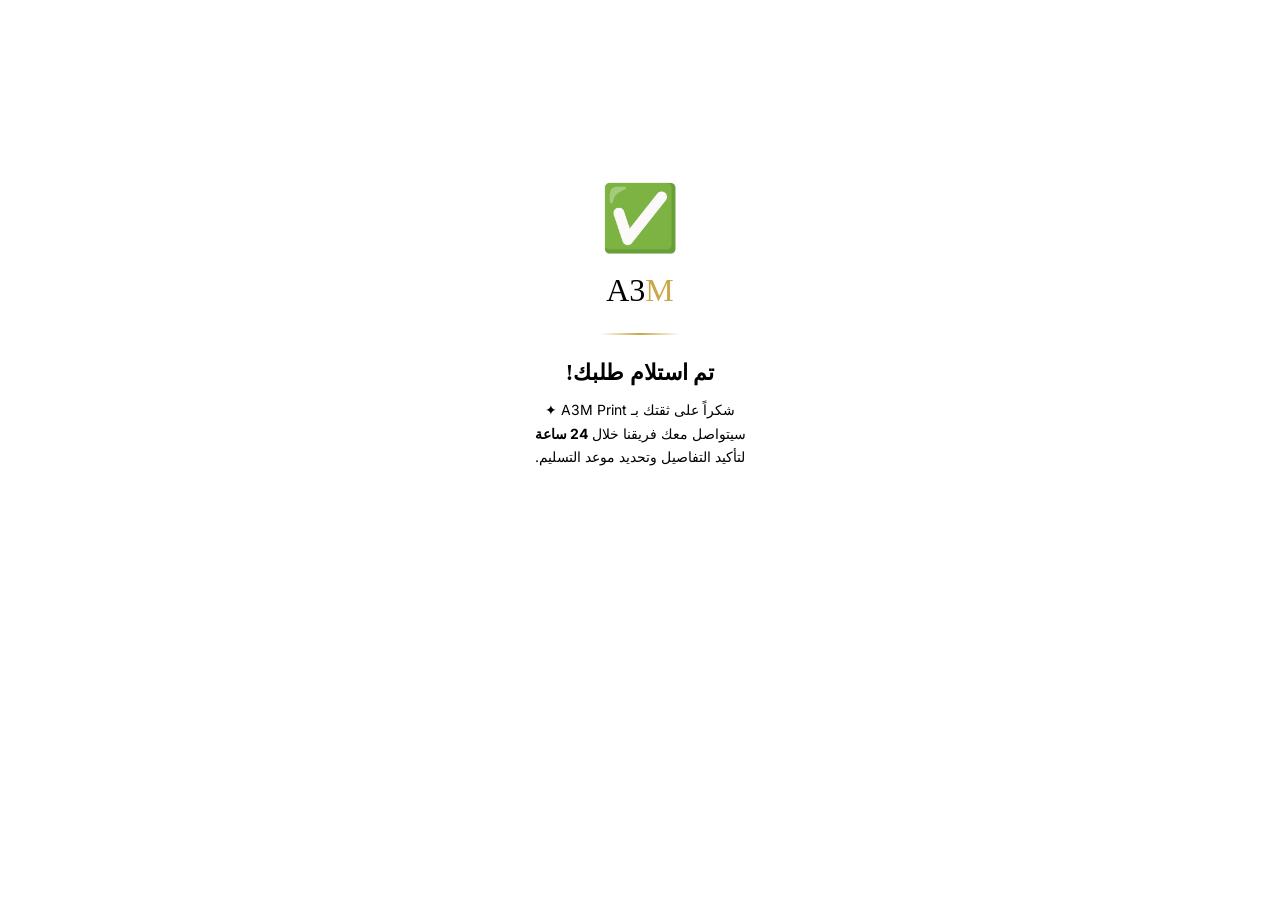
<file: public/pages/success.html>
<!DOCTYPE html>
<html lang="ar" dir="rtl">
<head>
  <meta charset="UTF-8"/>
  <meta name="viewport" content="width=device-width, initial-scale=1.0"/>
  <title>تم الطلب بنجاح — A3M Print</title>
  <link rel="preconnect" href="https://fonts.googleapis.com"/>
  <link href="https://fonts.googleapis.com/css2?family=Permanent+Marker&family=Cairo:wght@400;600;700&family=Inter:wght@400;600;700&display=swap" rel="stylesheet"/>
  <!-- BUG FIX: المسار الصحيح من /pages/ -->
  <link rel="stylesheet" href="../css/style.css"/>
  <style>
    .success-wrap{min-height:80vh;display:flex;align-items:center;justify-content:center;padding:2rem}
    .success-card{background:var(--bg2);border-radius:20px;border:1px solid var(--border);padding:3rem 2.5rem;text-align:center;max-width:480px;width:100%}
    .success-icon{font-size:4rem;margin-bottom:1rem;animation:pop .5s ease}
    @keyframes pop{0%{transform:scale(0)}80%{transform:scale(1.15)}100%{transform:scale(1)}}
    .success-title{font-family:'Permanent Marker',cursive;font-size:2rem;margin-bottom:.5rem;color:var(--txt)}
    .success-sub{font-size:14px;color:var(--txt2);line-height:1.7;margin-bottom:2rem}
    .success-id{background:var(--bg3);border-radius:8px;padding:.6rem 1rem;font-size:12px;color:var(--txt3);margin-bottom:2rem;border:1px dashed var(--border2)}
    .btn-home{display:inline-block;background:var(--accent);color:#fff;border:none;padding:12px 28px;border-radius:8px;cursor:pointer;font-weight:700;font-size:14px;font-family:inherit;text-decoration:none;transition:.2s}
    .btn-home:hover{background:var(--accent2)}
    .gold-line{height:2px;background:linear-gradient(90deg,transparent,var(--gold),transparent);margin:1.5rem auto;width:80px}
  </style>
</head>
<body class="blue-dark">

  <div class="success-wrap">
    <div class="success-card">
      <div class="success-icon">✅</div>
      <div class="success-title">
        A<span class="r">3</span><span class="g">M</span>
      </div>
      <div class="gold-line"></div>
      <h2 style="font-family:'Permanent Marker',cursive;font-size:1.4rem;color:var(--txt);margin-bottom:.75rem">
        تم استلام طلبك!
      </h2>
      <p class="success-sub">
        شكراً على ثقتك بـ A3M Print ✦<br>
        سيتواصل معك فريقنا خلال <strong>24 ساعة</strong><br>
        لتأكيد التفاصيل وتحديد موعد التسليم.
      </p>
      <!-- BUG FIX: رابط العودة الصحيح من /pages/ → ../ -->
      <a class="btn-home" href="../index.html">← العودة للمتجر</a>
    </div>
  </div>

  <script>
    // تطبيق الثيم المحفوظ
    const t = localStorage.getItem("a3m_theme") || "blue-dark";
    document.body.className = t;
  </script>
</body>
</html>
</file>
<file: public/css/style.css>
/* ===== VARIABLES ===== */
:root{--gold:#c9a84c;--gold-light:#f0d080}

/* === BLUE DARK (default) === */
body.blue-dark{
  --accent:#2563eb;--accent2:#1d4ed8;--abg:rgba(37,99,235,.15);
  --bg:#0b0f19;--bg2:#111827;--bg3:#1f2937;--bg4:#374151;
  --border:#2a2f3a;--border2:#3a4150;--border3:#4b5563;
  --txt:#ffffff;--txt2:#d1d5db;--txt3:#9ca3af;--txt4:#6b7280
}
/* === BLUE LIGHT === */
body.blue-light{
  --accent:#2563eb;--accent2:#1d4ed8;--abg:rgba(37,99,235,.1);
  --bg:#f9fafb;--bg2:#ffffff;--bg3:#f3f4f6;--bg4:#e5e7eb;
  --border:#e5e7eb;--border2:#d1d5db;--border3:#9ca3af;
  --txt:#111827;--txt2:#374151;--txt3:#6b7280;--txt4:#9ca3af
}
/* === BEIGE DARK === */
body.beige-dark{
  --accent:#b5832a;--accent2:#9a6b1e;--abg:rgba(181,131,42,.15);
  --bg:#1a1510;--bg2:#231d14;--bg3:#2e2619;--bg4:#3d3220;
  --border:#3a2f1e;--border2:#4a3d28;--border3:#5c4d35;
  --txt:#f5ead8;--txt2:#d4c4a0;--txt3:#a89070;--txt4:#7a6a50
}
/* === BEIGE LIGHT === */
body.beige-light{
  --accent:#b5832a;--accent2:#9a6b1e;--abg:rgba(181,131,42,.1);
  --bg:#fdf8f0;--bg2:#fffdf7;--bg3:#f5ead8;--bg4:#ead9be;
  --border:#e8d8be;--border2:#d4c4a0;--border3:#a89070;
  --txt:#2d1f0a;--txt2:#4a3520;--txt3:#7a6a50;--txt4:#a89070
}
/* === PURPLE DARK === */
body.purple-dark{
  --accent:#7c3aed;--accent2:#6d28d9;--abg:rgba(124,58,237,.15);
  --bg:#0d0b1a;--bg2:#13102b;--bg3:#1e1a38;--bg4:#2d2750;
  --border:#2a2548;--border2:#3b3560;--border3:#4e4878;
  --txt:#f0eeff;--txt2:#c4bef0;--txt3:#9088c8;--txt4:#6860a0
}
/* === PURPLE LIGHT === */
body.purple-light{
  --accent:#7c3aed;--accent2:#6d28d9;--abg:rgba(124,58,237,.1);
  --bg:#f5f3ff;--bg2:#ffffff;--bg3:#ede9ff;--bg4:#ddd6fe;
  --border:#ddd6fe;--border2:#c4b5fd;--border3:#a78bfa;
  --txt:#1e1b4b;--txt2:#3730a3;--txt3:#6d28d9;--txt4:#8b5cf6
}
/* === WHITE LIGHT === */
body.white-light{
  --accent:#374151;--accent2:#1f2937;--abg:rgba(55,65,81,.08);
  --bg:#f0f0f0;--bg2:#e8e8e8;--bg3:#d8d8d8;--bg4:#c8c8c8;
  --border:#c0c0c0;--border2:#b0b0b0;--border3:#909090;
  --txt:#111827;--txt2:#374151;--txt3:#4b5563;--txt4:#6b7280
}
/* === WHITE DARK === */
body.white-dark{
  --accent:#c0c0c0;--accent2:#a0a0a0;--abg:rgba(160,160,160,.15);
  --bg:#18181b;--bg2:#27272a;--bg3:#3f3f46;--bg4:#52525b;
  --border:#52525b;--border2:#71717a;--border3:#909090;
  --txt:#f0f0f0;--txt2:#d4d4d4;--txt3:#b0b0b0;--txt4:#888888
}
*{margin:0;padding:0;box-sizing:border-box}
body{background:var(--bg);color:var(--txt);font-family:'Inter',sans-serif;transition:background .3s,color .3s;min-height:100vh}
body[dir="rtl"]{font-family:'Cairo',sans-serif}
.r{color:var(--accent)!important}.g{color:var(--gold)!important}
.stars{color:var(--gold)!important}

/* ===== NAV ===== */
.nav{padding:0 1.2rem;display:flex;align-items:center;justify-content:space-between;height:62px;position:sticky;top:0;z-index:300;gap:.6rem;background:var(--bg2);border-bottom:2px solid var(--accent)}
.logo{font-family:'Permanent Marker',cursive;font-size:1.8rem;letter-spacing:2px;color:var(--txt);cursor:pointer;flex-shrink:0;text-decoration:none}
.logo:hover{color:var(--accent)}
.hamburger{background:none;border:2px solid var(--border2);border-radius:8px;padding:6px 9px;cursor:pointer;display:flex;flex-direction:column;gap:4px}
.hamburger span{display:block;width:18px;height:2px;background:var(--txt);border-radius:2px}
.nav-links{display:flex;gap:1.25rem}
.nav-links a{text-decoration:none;font-size:13px;font-weight:600;color:var(--txt2);transition:.2s}
.nav-links a:hover{color:var(--accent)}
.nav-right{display:flex;gap:.4rem;align-items:center;flex-shrink:0;flex-wrap:wrap}
.currency-wrap{display:flex;border-radius:20px;overflow:hidden;border:1px solid var(--border2)}
.currency-btn{background:none;border:none;padding:5px 10px;cursor:pointer;font-size:11px;font-weight:700;color:var(--txt2);font-family:inherit}
.currency-btn.active{background:var(--accent);color:#fff!important}
.lang-wrapper{position:relative}
.lang-btn{background:none;border:2px solid var(--border2);border-radius:20px;padding:5px 11px;cursor:pointer;font-size:12px;font-weight:700;color:var(--txt);display:flex;align-items:center;gap:5px;font-family:inherit}
.lang-dropdown{display:none;position:absolute;top:calc(100% + 8px);right:0;border-radius:10px;overflow:hidden;min-width:130px;border:1px solid var(--border2);z-index:400;box-shadow:0 8px 24px rgba(0,0,0,.3);background:var(--bg3)}
.lang-dropdown.open{display:block}
.lang-option{padding:9px 16px;cursor:pointer;font-size:13px;font-weight:600;color:var(--txt);display:flex;align-items:center;gap:8px}
.lang-option:hover{background:var(--accent);color:#fff!important}
.lang-option.active{color:var(--gold)!important}
.theme-toggle{background:none;border:2px solid var(--gold);border-radius:20px;padding:5px 11px;cursor:pointer;font-size:12px;font-weight:700;color:var(--gold);display:flex;align-items:center;gap:5px;font-family:inherit}
.theme-toggle:hover{background:var(--gold);color:#111!important}
.theme-wrapper{position:relative}
.theme-dropdown{display:none;position:absolute;top:calc(100% + 8px);right:0;border-radius:12px;min-width:200px;border:1px solid var(--border2);z-index:400;box-shadow:0 12px 32px rgba(0,0,0,.4);background:var(--bg2);padding:.9rem}
.theme-dropdown.open{display:block}
.theme-drop-title{font-size:11px;font-weight:700;letter-spacing:1px;color:var(--txt3);margin-bottom:.7rem}
.theme-color-section{}
.theme-color-label{font-size:11px;font-weight:700;color:var(--txt3);margin-bottom:.4rem;letter-spacing:.5px}
.theme-colors{display:flex;gap:.5rem;margin-bottom:.3rem}
.theme-color-btn{width:28px;height:28px;border-radius:50%;cursor:pointer;border:2px solid transparent;transition:.2s;flex-shrink:0}
.theme-color-btn:hover,.theme-color-btn.active{border-color:var(--txt);transform:scale(1.15)}
.theme-mode-btn{flex:1;padding:5px 10px;border-radius:8px;border:1px solid var(--border2);background:var(--bg3);color:var(--txt);font-size:12px;font-weight:700;cursor:pointer;font-family:inherit;transition:.2s}
.theme-mode-btn.active{background:var(--accent);color:#fff!important;border-color:var(--accent)}
.theme-preview{margin-top:.7rem;padding:.4rem .7rem;border-radius:6px;background:var(--bg3);font-size:11px;color:var(--gold);font-weight:700;text-align:center}
.cart-btn-nav{background:var(--accent);color:#fff!important;border:none;padding:8px 13px;border-radius:6px;cursor:pointer;font-size:13px;font-weight:700;font-family:inherit;display:flex;align-items:center;gap:5px}
.cart-btn-nav:hover{background:var(--accent2)}
.cart-count{background:var(--gold);color:#111!important;border-radius:50%;width:18px;height:18px;font-size:11px;font-weight:700;display:flex;align-items:center;justify-content:center}
.design-nav-btn{background:none;color:var(--accent)!important;border:2px solid var(--accent);padding:7px 13px;border-radius:6px;cursor:pointer;font-size:12px;font-weight:700;font-family:inherit;white-space:nowrap}
.design-nav-btn:hover{background:var(--accent);color:#fff!important}
.auth-nav-btn{background:none;color:var(--txt)!important;border:2px solid var(--border2);padding:7px 13px;border-radius:6px;cursor:pointer;font-size:12px;font-weight:700;font-family:inherit;white-space:nowrap;transition:.2s}
.auth-nav-btn:hover{border-color:var(--accent);color:var(--accent)!important}
.auth-nav-btn.logged-in{border-color:var(--gold);color:var(--gold)!important}

/* ===== SIDEBAR ===== */
.sidebar-overlay{display:none;position:fixed;inset:0;background:rgba(0,0,0,.5);z-index:490}
.sidebar-overlay.open{display:block}
.sidebar{position:fixed;top:0;left:-310px;width:290px;height:100vh;z-index:500;background:var(--bg2);border-right:2px solid var(--accent);transition:.35s cubic-bezier(.4,0,.2,1);display:flex;flex-direction:column}
.sidebar.open{left:0}
.sidebar-header{padding:1.1rem 1.3rem;border-bottom:2px solid var(--accent);display:flex;align-items:center;justify-content:space-between;background:linear-gradient(135deg,var(--bg2),var(--bg3))}
.sidebar-logo{font-family:'Permanent Marker',cursive;font-size:1.5rem;color:var(--txt)}
.sidebar-close{background:none;border:none;font-size:1.4rem;cursor:pointer;color:var(--txt)}
.sidebar-menu{flex:1;overflow-y:auto;padding:1rem 0}
.sidebar-item{cursor:pointer}
.sidebar-item-header{padding:.8rem 1.3rem;display:flex;align-items:center;justify-content:space-between;font-weight:700;font-size:14px;color:var(--txt);border-left:3px solid transparent}
.sidebar-item-header:hover,.sidebar-item.open .sidebar-item-header{background:var(--abg);border-left-color:var(--accent);color:var(--accent)}
.sidebar-arrow{font-size:11px;transition:.3s;color:var(--txt3)}
.sidebar-item.open .sidebar-arrow{transform:rotate(90deg)}
.sidebar-sub{display:none;background:var(--bg3);border-left:3px solid var(--border2)}
.sidebar-item.open .sidebar-sub{display:block}
.sidebar-sub-item{padding:.65rem 1.3rem .65rem 2.5rem;font-size:13px;color:var(--txt2);cursor:pointer;display:flex;align-items:center;gap:.5rem}
.sidebar-sub-item:hover{color:var(--accent);background:var(--abg)}
.sidebar-divider{height:1px;background:var(--border);margin:.4rem 0}

/* ===== CART ===== */
.cart-overlay{display:none;position:fixed;inset:0;background:rgba(0,0,0,.5);z-index:490}
.cart-overlay.open{display:block}
.cart-panel{position:fixed;top:0;right:-380px;width:360px;height:100vh;border-left:1px solid var(--border2);z-index:500;transition:.35s cubic-bezier(.4,0,.2,1);display:flex;flex-direction:column;background:var(--bg2)}
.cart-panel.open{right:0}
.cart-header{padding:1.1rem 1.4rem;border-bottom:2px solid var(--accent);display:flex;align-items:center;justify-content:space-between;background:linear-gradient(90deg,#1a0030,#0d0d0d);flex-shrink:0}
.cart-header h3{font-family:'Permanent Marker',cursive;font-size:1.4rem;color:#fff!important}
.close-btn{background:none;border:none;font-size:1.5rem;cursor:pointer;color:#fff!important}
.close-btn:hover{color:var(--gold)!important}
.cart-items{flex:1;overflow-y:auto;padding:1rem}
.cart-empty{text-align:center;padding:3rem 1rem;font-size:14px;color:var(--txt3)}
.cart-item{display:flex;align-items:center;gap:12px;padding:10px 0;border-bottom:1px solid var(--border)}
.cart-item-emoji{font-size:2rem;flex-shrink:0}
.cart-item-info{flex:1;min-width:0}
.cart-item-name{font-weight:700;font-size:13px;color:var(--txt)!important;white-space:nowrap;overflow:hidden;text-overflow:ellipsis}
.cart-item-price{color:var(--accent)!important;font-weight:700;font-size:13px}
.cart-item-qty{display:flex;align-items:center;gap:6px;margin-top:4px}
.cart-item-qty button{background:var(--gold);color:#111!important;border:none;width:20px;height:20px;border-radius:4px;cursor:pointer;font-size:13px;font-weight:700}
.cart-qty-val{font-size:12px;font-weight:700;min-width:16px;text-align:center;color:var(--txt)!important}
.cart-item-remove{background:none;border:none;cursor:pointer;font-size:16px;color:var(--txt3)!important}
.cart-item-remove:hover{color:var(--accent)!important}
.cart-footer{padding:1rem 1.4rem;border-top:1px solid var(--border2);flex-shrink:0}
.cart-total{display:flex;justify-content:space-between;align-items:center;margin-bottom:1rem}
.cart-total-label{font-size:13px;color:var(--txt2)!important}
.cart-total-val{font-weight:700;font-size:1.2rem;color:var(--gold)!important}
.checkout-btn{width:100%;background:var(--accent);color:#fff!important;border:none;padding:12px;border-radius:8px;cursor:pointer;font-weight:700;font-size:15px;font-family:inherit}
.checkout-btn:hover{background:var(--accent2)}

/* ===== HERO ===== */
.hero{padding:3.5rem 2rem;text-align:center;position:relative;overflow:hidden}
body.blue-dark .hero,body.dark .hero{background: linear-gradient(135deg, #0b0f19 40%, #1e3a8a 100%)}
body.blue-light .hero,body.light .hero{background:linear-gradient(135deg,#fdf8f0 50%,#f5e8d5 100%)}
.hero::before{content:'';position:absolute;inset:0;background:radial-gradient(circle at 65% 50%,var(--abg) 0%,transparent 65%);pointer-events:none}
.hero-eyebrow{font-size:11px;letter-spacing:4px;font-weight:700;color:var(--gold);margin-bottom:.6rem}
.hero h1{font-family:'Permanent Marker',cursive;font-size:4.5rem;letter-spacing:3px;line-height:1;margin-bottom:.5rem;color:var(--txt)}
.hero-sub{font-size:.95rem;margin-bottom:2rem;max-width:500px;margin-left:auto;margin-right:auto;color:var(--txt2)}
.hero-btns{display:flex;gap:1rem;justify-content:center;flex-wrap:wrap}
.btn-primary{background:var(--accent);color:#fff!important;border:none;padding:12px 26px;border-radius:8px;cursor:pointer;font-weight:700;font-size:14px;font-family:inherit}
.btn-primary:hover{background:var(--accent2)}
.btn-gold{background:var(--gold);color:#111!important;border:none;padding:12px 26px;border-radius:8px;cursor:pointer;font-weight:700;font-size:14px;font-family:inherit}
.btn-gold:hover{background:var(--gold-light)}
.design-banner{padding:1.1rem 2rem;display:flex;align-items:center;justify-content:space-between;flex-wrap:wrap;gap:1rem;border-top:1px solid var(--gold);border-bottom:1px solid var(--gold);background:linear-gradient(90deg,var(--accent2),var(--accent),var(--accent2))}
.design-banner-text{font-size:.9rem;font-weight:700;color:#fff!important}
.design-banner-text span{font-size:.8rem;font-weight:400;display:block;color:var(--gold-light)!important}
.design-btn{background:var(--gold);color:#111!important;border:none;padding:9px 20px;border-radius:8px;cursor:pointer;font-weight:700;font-size:13px;font-family:inherit}
.divider{height:1px;margin:0 2rem;background:linear-gradient(90deg,transparent,var(--gold),var(--accent),var(--gold),transparent);opacity:.4}

/* ===== SECTION ===== */
.section{padding:2.5rem 2rem;background:var(--bg)}
.section-title{font-family:'Permanent Marker',cursive;font-size:1.8rem;letter-spacing:2px;margin-bottom:.2rem;color:var(--txt)}
.section-sub{font-size:13px;margin-bottom:1.5rem;color:var(--txt3)}
.categories{display:flex;gap:.6rem;overflow-x:auto;padding-bottom:.5rem;margin-bottom:1.5rem;scrollbar-width:none}
.cat-btn{border:1px solid var(--border2);padding:7px 16px;border-radius:20px;cursor:pointer;font-size:13px;white-space:nowrap;font-weight:600;font-family:inherit;background:var(--bg3);color:var(--txt2)}
.cat-btn.active,.cat-btn:hover{background:var(--accent);border-color:var(--accent);color:#fff!important}
.products-grid{display:grid;grid-template-columns:repeat(auto-fill,minmax(195px,1fr));gap:1.2rem}
.product-card{border-radius:12px;overflow:hidden;cursor:pointer;transition:.25s;border:1px solid var(--border);position:relative;background:var(--bg3)}
.product-card:hover{transform:translateY(-3px);border-color:var(--accent)}
.product-card.on-sale{border:2px solid var(--gold)}
.product-card.on-sale::before{content:'';position:absolute;top:0;left:0;right:0;height:3px;background:linear-gradient(90deg,transparent,var(--gold),var(--gold-light),var(--gold),transparent);z-index:2}
.product-img{width:100%;aspect-ratio:1;display:flex;align-items:center;justify-content:center;font-size:4rem;position:relative;background:var(--bg4)}
.badge{position:absolute;top:9px;right:9px;font-size:11px;font-weight:700;padding:3px 7px;border-radius:4px}
.badge-accent{background:var(--accent);color:#fff!important}
.badge-gold{background:var(--gold);color:#111!important}
.product-info{padding:11px}
.product-name{font-weight:700;font-size:13px;margin-bottom:2px;color:var(--txt)}
.product-sub{font-size:11px;margin-bottom:7px;color:var(--txt3)}
.product-footer{display:flex;align-items:center;justify-content:space-between;margin-top:8px}
.product-price{color:var(--accent)!important;font-weight:700;font-size:15px}
.product-old-price{font-size:11px;text-decoration:line-through;color:var(--txt4)!important;margin-right:3px}
.discount-tag{font-size:11px;color:var(--gold)!important;font-weight:700}
.add-btn{background:var(--gold);color:#111!important;border:none;padding:5px 13px;border-radius:6px;cursor:pointer;font-size:12px;font-weight:700;font-family:inherit}
.add-btn:hover{background:var(--gold-light)}
.paper-grid{display:grid;grid-template-columns:repeat(auto-fill,minmax(155px,1fr));gap:1rem}
.paper-card{border-radius:10px;padding:1rem;border:1px solid var(--border);transition:.25s;position:relative;overflow:hidden;background:var(--bg3)}
.paper-card:hover{border-color:var(--gold);transform:translateY(-2px)}
.paper-size{font-family:'Permanent Marker',cursive;font-size:1.7rem;color:var(--gold)!important}
.paper-dims{font-size:10px;margin-top:2px;margin-bottom:.3rem;color:var(--txt3)}
.paper-use{font-size:11px;font-weight:600;color:var(--txt2)}
.paper-price{margin-top:.5rem;color:var(--accent)!important;font-weight:700;font-size:14px}
.paper-order-btn{margin-top:.6rem;background:var(--gold);color:#111!important;border:none;padding:4px 11px;border-radius:5px;cursor:pointer;font-size:11px;font-weight:700;font-family:inherit}

/* ===== PRODUCT PAGE MODAL ===== */
.prod-modal{display:none;position:fixed;inset:0;background:rgba(0,0,0,.92);z-index:600;overflow-y:auto}
.prod-modal.open{display:block}
.prod-page-box{min-height:100vh;background:var(--bg);max-width:1100px;margin:0 auto;padding-bottom:3rem}
.prod-page-header{display:flex;align-items:center;justify-content:space-between;padding:.8rem 1.4rem;background:var(--bg2);border-bottom:2px solid var(--accent);position:sticky;top:0;z-index:10}
.prod-page-back{background:none;border:1px solid var(--border2);color:var(--txt);padding:6px 14px;border-radius:20px;cursor:pointer;font-size:13px;font-weight:700;font-family:inherit}
.prod-page-back:hover{background:var(--accent);color:#fff;border-color:var(--accent)}
.prod-page-brand{font-family:'Permanent Marker',cursive;font-size:1.4rem;color:var(--txt)}
.prod-page-body{display:grid;grid-template-columns:1fr 1fr;gap:2rem;padding:2rem 1.4rem;align-items:start}
@media(max-width:700px){.prod-page-body{grid-template-columns:1fr}}
/* Gallery */
.prod-gallery{display:flex;flex-direction:column;gap:.8rem;position:sticky;top:62px}
.prod-main-img-wrap{position:relative;border-radius:16px;overflow:hidden;background:var(--bg3);aspect-ratio:1}
.prod-main-img{width:100%;height:100%;display:flex;align-items:center;justify-content:center;font-size:6rem;transition:.3s}
.prod-main-img img{width:100%;height:100%;object-fit:cover;display:block}
.prod-img-nav{position:absolute;bottom:.6rem;left:50%;transform:translateX(-50%);display:flex;gap:.4rem}
.prod-img-dot{width:8px;height:8px;border-radius:50%;background:rgba(255,255,255,.4);cursor:pointer;transition:.2s}
.prod-img-dot.active{background:#fff;width:20px;border-radius:4px}
.prod-thumbs{display:flex;gap:.5rem;flex-wrap:wrap}
.prod-thumb{width:64px;height:64px;border-radius:8px;overflow:hidden;cursor:pointer;border:2px solid transparent;transition:.2s;background:var(--bg4);display:flex;align-items:center;justify-content:center;font-size:1.5rem;flex-shrink:0}
.prod-thumb:hover,.prod-thumb.active{border-color:var(--accent)}
.prod-thumb img{width:100%;height:100%;object-fit:cover}
/* Info */
.prod-info-col{display:flex;flex-direction:column;gap:.8rem}
.prod-page-badge{display:inline-block;font-size:11px;font-weight:700;padding:3px 10px;border-radius:4px;margin-bottom:.2rem}
.prod-page-title{font-family:'Permanent Marker',cursive;font-size:1.9rem;color:var(--txt);line-height:1.2;letter-spacing:1px}
.prod-page-sub{font-size:13px;color:var(--txt3)}
.prod-stars-row{display:flex;align-items:center;gap:.5rem}
.prod-stars{color:var(--gold);font-size:1.1rem}
.prod-review-count{font-size:12px;color:var(--accent);cursor:pointer;text-decoration:underline}
.prod-review-count:hover{color:var(--accent2)}
.prod-price-box{display:flex;align-items:center;gap:.6rem;flex-wrap:wrap;padding:.8rem;background:var(--bg3);border-radius:10px;border:1px solid var(--border)}
.prod-page-price{font-size:1.8rem;font-weight:700;color:var(--accent)}
.prod-page-old{font-size:1rem;text-decoration:line-through;color:var(--txt4)}
.prod-page-disc{font-size:.85rem;font-weight:700;color:#fff;background:#e11d48;padding:2px 8px;border-radius:4px}
.prod-page-desc{font-size:13px;color:var(--txt2);line-height:1.7}
.prod-option-label{font-size:11px;font-weight:700;letter-spacing:1.5px;color:var(--gold);margin-bottom:.3rem}
.sizes-row{display:flex;gap:.4rem;flex-wrap:wrap;margin-bottom:.6rem}
.size-chip{border:1px solid var(--border2);padding:6px 14px;border-radius:8px;cursor:pointer;font-size:12px;font-weight:700;font-family:inherit;background:var(--bg4);color:var(--txt)}
.size-chip.active{background:var(--accent);color:#fff!important;border-color:var(--accent)}
.modal-qty-btn{background:var(--gold);color:#111!important;border:none;width:32px;height:32px;border-radius:8px;cursor:pointer;font-size:18px;font-weight:700}
.modal-qty-val{font-size:16px;font-weight:700;min-width:32px;text-align:center;color:var(--txt)!important}
.prod-qty-row{display:flex;align-items:center;gap:.6rem;margin-bottom:.4rem}
.prod-total-box{display:flex;justify-content:space-between;align-items:center;padding:.6rem .9rem;background:var(--bg3);border-radius:8px;border:1px solid var(--border)}
.prod-total-lbl{font-size:13px;color:var(--txt2);font-weight:600}
.prod-total-val{font-size:1.3rem;font-weight:700;color:var(--accent)}
.prod-cart-btn{width:100%;background:var(--accent);color:#fff;border:none;padding:14px;border-radius:10px;cursor:pointer;font-weight:700;font-size:15px;font-family:inherit;margin-top:.3rem;transition:.2s}
.prod-cart-btn:hover{background:var(--accent2);transform:translateY(-1px)}
.prod-design-btn{width:100%;background:none;color:var(--gold);border:2px solid var(--gold);padding:11px;border-radius:10px;cursor:pointer;font-weight:700;font-size:14px;font-family:inherit;transition:.2s}
.prod-design-btn:hover{background:var(--gold);color:#111}
.prod-features{display:grid;grid-template-columns:1fr 1fr;gap:.4rem;margin-top:.3rem}
.prod-feature{font-size:12px;color:var(--txt2);padding:.4rem .5rem;background:var(--bg3);border-radius:6px}
/* Reviews */
.prod-reviews-section{padding:2rem 1.4rem;border-top:1px solid var(--border)}
.prod-reviews-title{font-family:'Permanent Marker',cursive;font-size:1.4rem;color:var(--txt);margin-bottom:1.2rem}
.prod-reviews-grid{display:grid;grid-template-columns:repeat(auto-fill,minmax(260px,1fr));gap:1rem}
.review-card{background:var(--bg2);border:1px solid var(--border);border-radius:12px;padding:1rem}
.review-header{display:flex;align-items:center;gap:.7rem;margin-bottom:.5rem}
.review-avatar{width:36px;height:36px;border-radius:50%;background:var(--accent);display:flex;align-items:center;justify-content:center;font-size:1rem;color:#fff;font-weight:700;flex-shrink:0}
.review-name{font-weight:700;font-size:13px;color:var(--txt)}
.review-date{font-size:11px;color:var(--txt4)}
.review-stars{color:var(--gold);font-size:.9rem;margin-bottom:.4rem}
.review-text{font-size:12px;color:var(--txt2);line-height:1.6}

/* ===== DESIGN MODE PICKER ===== */
.mode-picker{display:none;position:fixed;inset:0;background:rgba(0,0,0,.93);z-index:800;align-items:center;justify-content:center;flex-direction:column}
.mode-picker.open{display:flex}
.mode-picker h2{font-family:'Permanent Marker',cursive;font-size:2rem;color:#fff;margin-bottom:.5rem;text-align:center}
.mode-picker p{color:#888;font-size:14px;margin-bottom:2rem;text-align:center}
.mode-cards{display:flex;gap:1.5rem;flex-wrap:wrap;justify-content:center;padding:0 1rem}
.mode-card{background:#1a1a1a;border:2px solid #333;border-radius:16px;padding:2rem 1.8rem;cursor:pointer;transition:.25s;text-align:center;width:220px}
.mode-card:hover{border-color:var(--accent);background:#1f1040;transform:translateY(-4px)}
.mode-card-icon{font-size:3.5rem;margin-bottom:1rem}
.mode-card-title{font-family:'Permanent Marker',cursive;font-size:1.2rem;color:#fff;margin-bottom:.5rem}
.mode-card-desc{font-size:12px;color:#888;line-height:1.5}
.mode-close{position:absolute;top:1rem;right:1rem;background:none;border:none;color:#666;font-size:1.5rem;cursor:pointer}

/* ===== CANVAS DESIGNER ===== */
.designer-modal{display:none;position:fixed;inset:0;background:#0a0a0a;z-index:800;flex-direction:column}
.designer-modal.open{display:flex}
.designer-topbar{height:54px;background:#111;border-bottom:2px solid var(--accent);display:flex;align-items:center;justify-content:space-between;padding:0 1rem;flex-shrink:0;gap:.5rem}
.designer-topbar-left{display:flex;align-items:center;gap:.75rem}
.designer-topbar-logo{font-family:'Permanent Marker',cursive;font-size:1.4rem;color:#fff;cursor:pointer;text-decoration:none}
.designer-topbar-logo:hover{color:var(--gold)}
.designer-topbar-title{font-size:13px;color:#888;font-weight:600}
.designer-topbar-right{display:flex;gap:.4rem;align-items:center;flex-wrap:wrap}
.d-btn{border:none;padding:7px 13px;border-radius:6px;cursor:pointer;font-size:12px;font-weight:700;font-family:inherit}
.d-btn-gold{background:var(--gold);color:#111!important}
.d-btn-accent{background:var(--accent);color:#fff!important}
.d-btn-outline{background:none;color:#ccc!important;border:1px solid #444}
.d-btn:hover{filter:brightness(1.12)}
.designer-workspace{display:flex;flex:1;overflow:hidden;min-height:0}

/* LEFT TOOLBAR */
.d-tools{width:58px;background:#0f0f0f;border-right:1px solid #1e1e1e;display:flex;flex-direction:column;align-items:center;padding:.5rem 0;gap:.25rem;flex-shrink:0;overflow-y:auto}
.d-tool-btn{width:46px;height:46px;background:none;border:1px solid transparent;border-radius:8px;cursor:pointer;display:flex;flex-direction:column;align-items:center;justify-content:center;gap:1px;color:#666!important;transition:.2s}
.d-tool-btn span.icon{font-size:1.1rem;line-height:1}
.d-tool-btn span.lbl{font-size:8px;font-weight:700;letter-spacing:.3px}
.d-tool-btn:hover,.d-tool-btn.active{background:var(--abg);border-color:var(--accent);color:var(--accent)!important}
.d-tool-sep{width:32px;height:1px;background:#222;margin:.1rem 0}

/* CANVAS AREA */
.d-canvas-wrap{flex:1;display:flex;align-items:center;justify-content:center;background:#1a1a1a;overflow:hidden;position:relative}
#designCanvas{display:block;border-radius:4px;box-shadow:0 0 50px rgba(0,0,0,.9);cursor:default}

/* RIGHT PANEL */
.d-panel{width:250px;background:#0f0f0f;border-left:1px solid #1e1e1e;display:flex;flex-direction:column;overflow-y:auto;flex-shrink:0}
.d-panel-section{border-bottom:1px solid #1e1e1e;padding:.8rem}
.d-panel-title{font-size:10px;font-weight:700;color:var(--gold)!important;letter-spacing:1.5px;margin-bottom:.6rem;text-transform:uppercase}
.d-input{width:100%;background:#1a1a1a;border:1px solid #2a2a2a;color:#fff!important;padding:6px 9px;border-radius:6px;font-size:12px;outline:none;font-family:inherit}
.d-input:focus{border-color:var(--accent)}
.d-select{width:100%;background:#1a1a1a;border:1px solid #2a2a2a;color:#fff!important;padding:6px 9px;border-radius:6px;font-size:12px;outline:none;font-family:inherit;cursor:pointer}
.d-row{display:flex;gap:.4rem;align-items:center;margin-bottom:.4rem}
.d-label{font-size:10px;color:#666!important;min-width:42px}
.d-color{width:34px;height:28px;padding:2px;border:1px solid #333;border-radius:5px;cursor:pointer;background:#1a1a1a}
.d-range{width:100%;accent-color:var(--accent)}
.d-small-btn{background:#1a1a1a;border:1px solid #2a2a2a;color:#aaa!important;padding:4px 8px;border-radius:5px;cursor:pointer;font-size:11px;font-family:inherit;flex:1;text-align:center}
.d-small-btn:hover{background:var(--accent);border-color:var(--accent);color:#fff!important}
.d-small-btn.red:hover{background:#e01010;border-color:#e01010}

/* LAYERS */
.layer-item{display:flex;align-items:center;gap:.4rem;padding:.4rem .5rem;border-radius:6px;cursor:pointer;border:1px solid transparent;margin-bottom:.2rem;background:#141414}
.layer-item:hover{border-color:#333}
.layer-item.selected{border-color:var(--accent);background:#1f1040}
.layer-icon{font-size:.9rem}
.layer-name{font-size:11px;flex:1;color:#ccc!important;white-space:nowrap;overflow:hidden;text-overflow:ellipsis}
.layer-actions{display:flex;gap:2px}
.layer-act-btn{background:none;border:none;cursor:pointer;font-size:.85rem;color:#555!important;padding:1px 3px;border-radius:3px}
.layer-act-btn:hover{background:#222;color:#fff!important}

/* TEMPLATES */
.templates-grid{display:grid;grid-template-columns:1fr 1fr;gap:.4rem}
.template-thumb{border-radius:6px;cursor:pointer;border:1px solid #2a2a2a;overflow:hidden;aspect-ratio:1;display:flex;flex-direction:column;align-items:center;justify-content:center;font-size:.7rem;font-weight:700;text-align:center;padding:.3rem;background:#141414;color:#888!important;gap:.2rem;transition:.2s}
.template-thumb:hover{border-color:var(--accent);color:var(--accent)!important}
.template-thumb .t-icon{font-size:1.4rem}

/* UPLOAD */
.upload-zone{border:2px dashed #2a2a2a;border-radius:8px;padding:1rem;text-align:center;cursor:pointer}
.upload-zone:hover{border-color:var(--accent);background:var(--abg)}
.upload-zone p{font-size:11px;color:#555!important}

/* ===== ORDER FORM ===== */
.order-modal{display:none;position:fixed;inset:0;background:rgba(0,0,0,.88);z-index:900;align-items:center;justify-content:center}
.order-modal.open{display:flex}
.order-box{border-radius:16px;width:min(520px,95vw);max-height:90vh;overflow-y:auto;border:1px solid var(--border2);background:var(--bg3)}
.order-header{padding:1rem 1.4rem;display:flex;align-items:center;justify-content:space-between;border-bottom:2px solid var(--accent);background:linear-gradient(90deg,#111,#0f0030);border-radius:16px 16px 0 0}
.order-header h2{font-family:'Permanent Marker',cursive;font-size:1.4rem;color:#fff!important}
.order-body{padding:1.5rem}
.form-group{margin-bottom:1rem}
.form-label{font-size:12px;font-weight:700;color:var(--gold)!important;display:block;margin-bottom:.4rem;letter-spacing:.5px}
.form-input{width:100%;background:var(--bg4);border:1px solid var(--border2);color:var(--txt)!important;padding:10px 12px;border-radius:8px;font-size:13px;outline:none;font-family:inherit}
.form-input:focus{border-color:var(--accent)}
.form-textarea{width:100%;background:var(--bg4);border:1px solid var(--border2);color:var(--txt)!important;padding:10px 12px;border-radius:8px;font-size:13px;outline:none;font-family:inherit;resize:vertical;min-height:80px}
.form-textarea:focus{border-color:var(--accent)}
.form-row{display:grid;grid-template-columns:1fr 1fr;gap:1rem}
.submit-btn{width:100%;background:var(--accent);color:#fff!important;border:1px solid var(--gold);padding:13px;border-radius:8px;cursor:pointer;font-weight:700;font-size:15px;font-family:inherit;margin-top:.5rem}
.submit-btn:hover{background:var(--accent2)}
.form-success{display:none;text-align:center;padding:2rem 1rem}
.form-success .success-icon{font-size:3rem;margin-bottom:1rem}
.form-success h3{font-family:'Permanent Marker',cursive;font-size:1.5rem;color:var(--accent);margin-bottom:.5rem}
.form-success p{color:var(--txt2);font-size:14px}

/* ===== FOOTER ===== */
.footer{padding:2.5rem 2rem 1.5rem;border-top:2px solid var(--accent);background:var(--bg2)}
.footer-top{display:flex;flex-wrap:wrap;gap:2rem;margin-bottom:2rem;justify-content:space-between}
.footer-brand{}
.footer-logo{font-family:'Permanent Marker',cursive;font-size:2rem;color:var(--txt);margin-bottom:.5rem}
.footer-brand p{font-size:13px;color:var(--txt3);max-width:220px;line-height:1.6}
.footer-social{display:flex;gap:.75rem;margin-top:1rem;flex-wrap:wrap}
.social-btn{width:42px;height:42px;border-radius:10px;display:flex;align-items:center;justify-content:center;font-size:1.3rem;text-decoration:none;transition:.2s;border:1px solid var(--border2);background:var(--bg3);cursor:pointer}
.social-btn:hover{transform:translateY(-3px);border-color:var(--accent)}
.social-btn.instagram:hover{background:linear-gradient(135deg,#f09433,#e6683c,#dc2743,#cc2366,#bc1888)}
.social-btn.whatsapp:hover{background:#25d366}
.social-btn.facebook:hover{background:#1877f2}
.social-btn.telegram:hover{background:#2aabee}
.social-btn.viber:hover{background:#665cac}
.social-btn.gmail:hover{background:#ea4335}
.footer-links{display:flex;flex-direction:column;gap:.4rem}
.footer-links a{font-size:13px;color:var(--txt3);text-decoration:none}
.footer-links a:hover{color:var(--accent)}
.footer-bottom{border-top:1px solid var(--border);padding-top:1rem;display:flex;align-items:center;justify-content:space-between;flex-wrap:wrap;gap:.5rem}
.footer-bottom p{font-size:12px;color:var(--txt4)}
.gold-line{height:2px;background:linear-gradient(90deg,transparent,var(--gold),transparent);margin:.5rem 0;width:100px}

/* ===== TOAST ===== */
.toast{position:fixed;bottom:2rem;left:50%;transform:translateX(-50%) translateY(80px);background:var(--gold);color:#111!important;padding:10px 22px;border-radius:30px;font-weight:700;font-size:13px;z-index:9999;opacity:0;transition:.4s;pointer-events:none;white-space:nowrap}
.toast.show{opacity:1;transform:translateX(-50%) translateY(0)}

body.beige{
  --accent:#b08968;
  --accent2:#7f5539;
  --abg:rgba(176,137,104,.15);

  --bg:#f5ebe0;
  --bg2:#fffaf5;
  --bg3:#ede0d4;
  --bg4:#e6ccb2;

  --border:#e0d5c5;
  --border2:#d6ccc2;
  --border3:#cdb4a6;

  --txt:#3e2c23;
  --txt2:#6c584c;
  --txt3:#a98467;
  --txt4:#b7a59a
}

body.blueDark{
  --accent:#2563eb;
  --accent2:#1e40af;
  --abg:rgba(37,99,235,.2);

  --bg:#020617;
  --bg2:#020617;
  --bg3:#0f172a;
  --bg4:#1e293b;

  --border:#1e293b;
  --border2:#334155;
  --border3:#475569;

  --txt:#e2e8f0;
  --txt2:#cbd5f5;
  --txt3:#94a3b8;
  --txt4:#64748b
}
</file>
